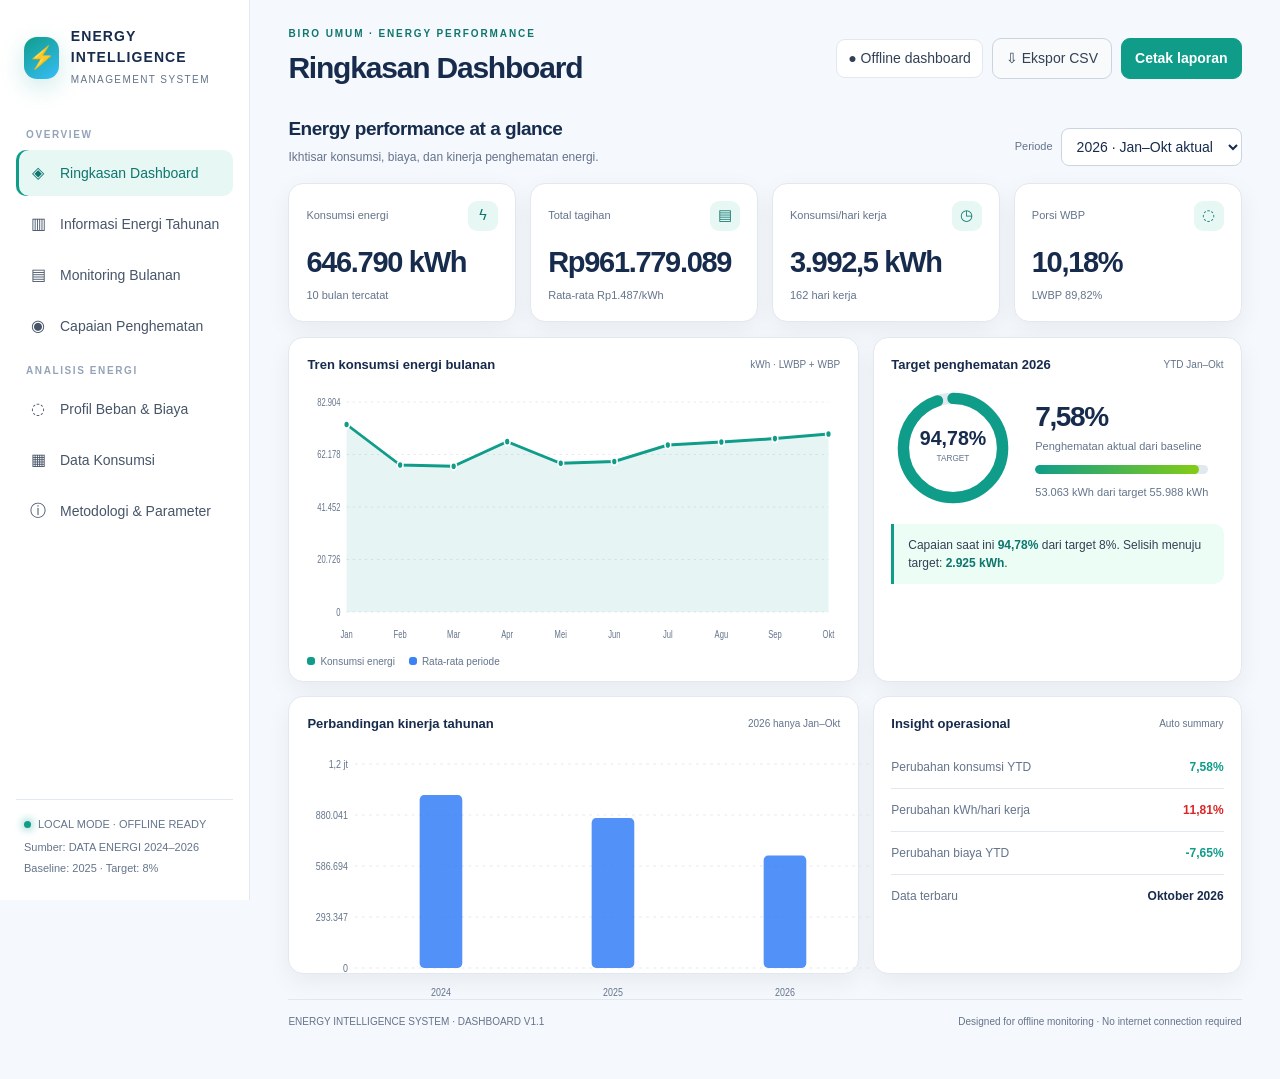
<file: dashboard/energi/executive-energy-performance.html>
<!DOCTYPE html>
<html lang="id">
<head>
<meta charset="utf-8">
<meta name="viewport" content="width=device-width, initial-scale=1">
<meta name="theme-color" content="#ffffff">
<title>Energy Intelligence Dashboard V1.1 | Biro Umum Setda Provinsi Kalimantan Timur</title>
<style>
:root{--bg:#f5f8fc;--panel:#ffffff;--panel2:#f8fafc;--line:#e2e8f0;--text:#172b4d;--muted:#64748b;--teal:#0f9d8a;--lime:#84cc16;--blue:#3b82f6;--amber:#d97706;--red:#dc2626;--shadow:0 8px 24px rgba(15,23,42,.06)}
*{box-sizing:border-box}html{scroll-behavior:smooth}body{margin:0;background:var(--bg);color:var(--text);font:14px/1.5 Inter,Segoe UI,Arial,sans-serif}
button,input,select{font:inherit}button{cursor:pointer}.app{display:grid;grid-template-columns:250px 1fr;min-height:100vh}
.sidebar{background:#ffffff;border-right:1px solid var(--line);padding:22px 16px;position:sticky;top:0;height:100vh;display:flex;flex-direction:column;z-index:5}
.brand{display:flex;gap:12px;align-items:center;padding:4px 8px 24px}.brand-mark{width:42px;height:42px;border-radius:13px;background:linear-gradient(145deg,#0f9d8a,#38bdf8);display:grid;place-items:center;color:#ffffff;font-size:22px;font-weight:900;box-shadow:0 8px 25px #0f9d8a33}.brand strong{display:block;font-size:14px;letter-spacing:.08em}.brand small{color:var(--muted);font-size:10px;letter-spacing:.14em}
.nav-label{color:#64748b;font-size:10px;letter-spacing:.16em;font-weight:800;padding:14px 10px 8px}.nav{display:grid;gap:5px}.nav button{border:0;background:transparent;color:#475569;text-align:left;padding:11px 12px;border-radius:10px;display:flex;gap:12px;align-items:center;transition:.2s}.nav button:hover{background:#f1f5f9;color:white}.nav button.active{background:#e6f7f4;color:#0f766e;box-shadow:inset 3px 0 var(--teal)}.nav .ico{width:20px;text-align:center;font-size:16px}.side-bottom{margin-top:auto;border-top:1px solid var(--line);padding:16px 8px 2px;color:var(--muted);font-size:11px}.live-dot{display:inline-block;width:7px;height:7px;border-radius:50%;background:var(--teal);margin-right:7px;box-shadow:0 0 10px var(--teal)}
main{min-width:0;padding:26px clamp(16px,3vw,42px) 50px;max-width:1700px;width:100%;margin:auto}.topbar{display:flex;justify-content:space-between;gap:16px;align-items:center;margin-bottom:25px}.eyebrow{font-size:10px;letter-spacing:.19em;color:var(--teal);font-weight:800;text-transform:uppercase}.page-title{font-size:clamp(22px,3vw,30px);margin:4px 0 0;letter-spacing:-.04em}.top-actions{display:flex;gap:9px;align-items:center;flex-wrap:wrap}.pill{border:1px solid var(--line);background:#ffffff;color:#d6e6ed;padding:8px 11px;border-radius:9px}.btn{border:1px solid #cbd5e1;background:#f1f5f9;color:#172b4d;padding:9px 13px;border-radius:9px}.btn:hover{border-color:var(--teal);background:#e0f2f1}.btn.primary{background:var(--teal);border-color:var(--teal);color:#06231f;font-weight:800}
.section{display:none;animation:fade .25s ease}.section.active{display:block}@keyframes fade{from{opacity:.4;transform:translateY(5px)}to{opacity:1;transform:none}}
.section-head{display:flex;justify-content:space-between;align-items:end;gap:12px;margin:10px 0 17px}.section-head h2{font-size:19px;margin:0;letter-spacing:-.025em}.section-head p{margin:4px 0 0;color:var(--muted);font-size:12px}
.grid{display:grid;gap:14px}.kpis{grid-template-columns:repeat(4,minmax(0,1fr));margin-bottom:15px}.card{background:#ffffff;border:1px solid var(--line);border-radius:15px;padding:17px;box-shadow:var(--shadow);min-width:0}.kpi-top{display:flex;justify-content:space-between;align-items:center;color:var(--muted);font-size:11px}.kpi-icon{width:30px;height:30px;border-radius:9px;background:#e6f7f4;color:var(--teal);display:grid;place-items:center;font-size:15px}.kpi-value{font-size:clamp(21px,2.4vw,29px);font-weight:800;letter-spacing:-.045em;margin:10px 0 3px;white-space:nowrap}.kpi-foot{font-size:11px;color:var(--muted)}.positive{color:var(--teal)!important}.negative{color:var(--red)!important}.warning{color:var(--amber)!important}
.two{grid-template-columns:1.55fr 1fr}.three{grid-template-columns:repeat(3,minmax(0,1fr))}.chart-card{padding:17px 18px 12px}.card-title{display:flex;justify-content:space-between;gap:12px;align-items:center;margin-bottom:12px}.card-title h3{font-size:13px;margin:0}.card-title span{font-size:10px;color:var(--muted)}.chart{width:100%;height:260px;display:block;overflow:visible}.chart.small{height:215px}.legend{display:flex;gap:14px;flex-wrap:wrap;color:var(--muted);font-size:10px;margin-top:8px}.legend i{display:inline-block;width:8px;height:8px;border-radius:3px;margin-right:5px}.insight{border-left:3px solid var(--teal);padding:12px 14px;background:#ecfdf5;border-radius:0 10px 10px 0;color:#334155;font-size:12px;margin-top:14px}.insight strong{color:white}.target-panel{display:flex;align-items:center;gap:20px}.ring{width:124px;height:124px;flex:none}.target-big{font-size:28px;font-weight:850;letter-spacing:-.05em}.muted{color:var(--muted)}.smalltext{font-size:11px;color:var(--muted)}.progress{height:9px;background:#e2e8f0;border-radius:99px;overflow:hidden;margin:10px 0}.progress>span{display:block;height:100%;background:linear-gradient(90deg,var(--teal),var(--lime));border-radius:99px}
.table-wrap{overflow:auto;border:1px solid var(--line);border-radius:12px}.data-table{border-collapse:collapse;width:100%;min-width:760px;font-size:12px}.data-table th{background:#f1f5f9;color:#475569;text-align:right;font-size:10px;letter-spacing:.04em;padding:12px 13px;position:sticky;top:0}.data-table th:first-child,.data-table td:first-child{text-align:left}.data-table td{padding:11px 13px;text-align:right;border-top:1px solid #e2e8f0;white-space:nowrap}.data-table tr:hover td{background:#f8fafc}.data-table td:first-child{color:#172b4d;font-weight:650}.tag{display:inline-block;border:1px solid #99f6e4;color:#0f766e;background:#f0fdfa;border-radius:6px;padding:3px 7px;font-size:10px}
.filters{display:flex;gap:8px;align-items:center;flex-wrap:wrap}.filters select,.filters input{background:#ffffff;color:var(--text);border:1px solid var(--line);border-radius:8px;padding:9px 11px;outline:none}.filters select:focus,.filters input:focus{border-color:var(--teal)}
.bar-row{display:grid;grid-template-columns:82px 1fr 88px;gap:12px;align-items:center;margin:13px 0;font-size:11px}.bar-track{height:12px;background:#e2e8f0;border-radius:99px;overflow:hidden}.bar-fill{height:100%;border-radius:99px;background:linear-gradient(90deg,#0f9d8a,var(--teal))}
.stat-list{display:grid;gap:0}.stat-row{display:flex;justify-content:space-between;gap:12px;padding:12px 0;border-bottom:1px solid #e2e8f0;font-size:12px}.stat-row:last-child{border:0}.stat-row span{color:var(--muted)}.stat-row strong{text-align:right}
.footer{margin-top:25px;padding-top:14px;border-top:1px solid var(--line);color:#64748b;font-size:10px;display:flex;justify-content:space-between;gap:10px;flex-wrap:wrap}
.note{background:#fffbeb;border:1px solid #fcd34d;color:#92400e;border-radius:10px;padding:11px 13px;font-size:11px;margin:12px 0}
.mobile-menu{display:none}.empty{padding:28px;text-align:center;color:var(--muted)}
@media(max-width:1050px){.app{grid-template-columns:215px 1fr}.kpis{grid-template-columns:repeat(2,minmax(0,1fr))}.two{grid-template-columns:1fr}.three{grid-template-columns:1fr 1fr}}
@media(max-width:700px){.app{display:block}.sidebar{position:fixed;left:-270px;width:250px;transition:.25s;box-shadow:var(--shadow)}.sidebar.open{left:0}.mobile-menu{display:inline-flex}.topbar{align-items:flex-start}.top-actions{justify-content:flex-end}.three{grid-template-columns:1fr}.kpis{gap:9px}.card{padding:13px}.kpi-value{font-size:21px}.section-head{align-items:flex-start;flex-direction:column}main{padding:17px 12px 35px}}

/* Light-theme refinements */
:root{--bg:#f5f8fc;--panel:#ffffff;--panel2:#f8fafc;--line:#e2e8f0;--text:#172b4d;--muted:#64748b;--teal:#0f9d8a;--lime:#84cc16;--blue:#3b82f6;--amber:#d97706;--red:#dc2626;--shadow:0 8px 24px rgba(15,23,42,.06)}
.eyebrow{color:#0f766e}
.pill{background:#fff;color:#334155;border-color:#e2e8f0}
.btn{background:#f8fafc;color:#334155;border-color:#cbd5e1}
.btn:hover{border-color:#0f9d8a;background:#ecfdf5;color:#0f766e}
.btn.primary{background:#0f9d8a;border-color:#0f9d8a;color:#fff}
.insight{background:#ecfdf5;color:#334155;border-left-color:#0f9d8a}
.insight strong{color:#0f766e}
.tag{border-color:#99f6e4;color:#0f766e;background:#f0fdfa}
.filters select,.filters input{background:#fff;color:#172b4d;border-color:#cbd5e1}
.data-table th{background:#f1f5f9;color:#475569}
.data-table td{border-top-color:#e2e8f0}
.data-table tr:hover td{background:#f8fafc}
.stat-row{border-bottom-color:#e2e8f0}
.side-bottom{border-top-color:#e2e8f0}
.nav-label{color:#94a3b8}
.nav button{color:#475569}
.nav button:hover{background:#f1f5f9;color:#0f172a}
.kpi-icon{background:#e6f7f4;color:#0f766e}
.note{background:#fffbeb;border-color:#fcd34d;color:#92400e}
.bar-track{background:#e2e8f0}
@media print{
  body{background:#fff!important;color:#111827!important}
  .sidebar,.top-actions,.mobile-menu{display:none!important}
  .app{display:block!important}
  main{max-width:none!important;padding:0!important}
  .section{display:block!important;page-break-inside:avoid}
  .card{box-shadow:none!important;break-inside:avoid}
  .footer{color:#64748b}
}

</style>
</head>
<body>
<div class="app">
<aside class="sidebar" id="sidebar">
  <div class="brand"><div class="brand-mark">⚡</div><div><strong>ENERGY INTELLIGENCE</strong><small>MANAGEMENT SYSTEM</small></div></div>
  <div class="nav-label">OVERVIEW</div>
  <nav class="nav">
    <button class="active" data-page="overview"><span class="ico">◈</span>Ringkasan Dashboard</button>
    <button data-page="annual"><span class="ico">▥</span>Informasi Energi Tahunan</button>
    <button data-page="monthly"><span class="ico">▤</span>Monitoring Bulanan</button>
    <button data-page="savings"><span class="ico">◉</span>Capaian Penghematan</button>
  </nav>
  <div class="nav-label">ANALISIS ENERGI</div>
  <nav class="nav">
    <button data-page="load"><span class="ico">◌</span>Profil Beban & Biaya</button>
    <button data-page="data"><span class="ico">▦</span>Data Konsumsi</button>
    <button data-page="method"><span class="ico">ⓘ</span>Metodologi & Parameter</button>
  </nav>
  <div class="side-bottom"><div><span class="live-dot"></span>LOCAL MODE · OFFLINE READY</div><div style="margin-top:7px">Sumber: DATA ENERGI 2024–2026</div><div style="margin-top:4px">Baseline: 2025 · Target: 8%</div></div>
</aside>
<main>
  <header class="topbar">
    <div style="display:flex;gap:10px;align-items:center"><button class="btn mobile-menu" id="menuBtn">☰</button><div><div class="eyebrow">BIRO UMUM · ENERGY PERFORMANCE</div><h1 class="page-title" id="pageTitle">Ringkasan Dashboard</h1></div></div>
    <div class="top-actions"><span class="pill">● Offline dashboard</span><button class="btn" id="exportBtn">⇩ Ekspor CSV</button><button class="btn primary" onclick="window.print()">Cetak laporan</button></div>
  </header>

  <section class="section active" id="page-overview">
    <div class="section-head"><div><h2>Energy performance at a glance</h2><p>Ikhtisar konsumsi, biaya, dan kinerja penghematan energi.</p></div><div class="filters"><label class="smalltext" for="overviewYear">Periode</label><select id="overviewYear"><option value="2026">2026 · Jan–Okt aktual</option><option value="2025">2025 · Jan–Des</option><option value="2024">2024 · Jan–Des</option></select></div></div>
    <div class="grid kpis" id="overviewKpis"></div>
    <div class="grid two">
      <div class="card chart-card"><div class="card-title"><h3>Tren konsumsi energi bulanan</h3><span>kWh · LWBP + WBP</span></div><svg id="overviewTrend" class="chart" viewBox="0 0 700 260" preserveAspectRatio="none"></svg><div class="legend"><span><i style="background:#0f9d8a"></i>Konsumsi energi</span><span><i style="background:#3b82f6"></i>Rata-rata periode</span></div></div>
      <div class="card"><div class="card-title"><h3>Target penghematan 2026</h3><span>YTD Jan–Okt</span></div><div id="targetWidget"></div><div class="insight" id="targetInsight"></div></div>
    </div>
    <div class="grid two" style="margin-top:14px">
      <div class="card chart-card"><div class="card-title"><h3>Perbandingan kinerja tahunan</h3><span>2026 hanya Jan–Okt</span></div><svg id="yearCompare" class="chart small" viewBox="0 0 600 215" preserveAspectRatio="none"></svg></div>
      <div class="card"><div class="card-title"><h3>Insight operasional</h3><span>Auto summary</span></div><div id="overviewInsights" class="stat-list"></div></div>
    </div>
  </section>

  <section class="section" id="page-annual">
    <div class="section-head"><div><h2>Informasi energi per tahun</h2><p>Perbandingan total konsumsi, biaya listrik, intensitas hari kerja, dan komposisi beban.</p></div><div class="filters"><select id="annualYear"><option value="all">Semua tahun</option><option>2024</option><option>2025</option><option>2026</option></select></div></div>
    <div class="grid kpis" id="annualKpis"></div>
    <div class="grid two">
      <div class="card chart-card"><div class="card-title"><h3>Konsumsi energi per tahun</h3><span>2026 hanya Jan–Okt</span></div><svg id="annualChart" class="chart" viewBox="0 0 650 260" preserveAspectRatio="none"></svg></div>
      <div class="card chart-card"><div class="card-title"><h3>Biaya listrik tahunan</h3><span>Rupiah</span></div><svg id="annualCost" class="chart" viewBox="0 0 550 260" preserveAspectRatio="none"></svg></div>
    </div>
    <div class="card" style="margin-top:14px"><div class="card-title"><h3>Rekapitulasi energi dan biaya</h3><span>Agregasi dari data bulanan tersedia</span></div><div class="table-wrap"><table class="data-table" id="annualTable"></table></div></div>
  </section>

  <section class="section" id="page-monthly">
    <div class="section-head"><div><h2>Monitoring konsumsi bulanan</h2><p>Telusuri pola penggunaan energi, hari kerja, dan biaya per bulan.</p></div><div class="filters"><select id="monthlyYear"><option>2026</option><option>2025</option><option>2024</option></select></div></div>
    <div class="grid kpis" id="monthlyKpis"></div>
    <div class="grid two">
      <div class="card chart-card"><div class="card-title"><h3>Konsumsi per bulan</h3><span>kWh</span></div><svg id="monthlyChart" class="chart" viewBox="0 0 700 260" preserveAspectRatio="none"></svg></div>
      <div class="card"><div class="card-title"><h3>Konsumsi per hari kerja</h3><span>kWh/hari kerja</span></div><svg id="dailyChart" class="chart" viewBox="0 0 560 260" preserveAspectRatio="none"></svg></div>
    </div>
    <div class="card" style="margin-top:14px"><div class="card-title"><h3>Detail data bulanan</h3><span>Nilai sumber</span></div><div class="table-wrap"><table class="data-table" id="monthlyTable"></table></div></div>
  </section>

  <section class="section" id="page-savings">
    <div class="section-head"><div><h2>Capaian penghematan energi</h2><p>Evaluasi terhadap baseline 2025 dengan target pengurangan konsumsi sebesar 8%.</p></div><span class="tag">BASELINE 2025</span></div>
    <div class="note">Perbandingan utama menggunakan periode yang sama: Januari–Oktober 2025 dibandingkan Januari–Oktober 2026. Pada file Excel terbaru, November dan Desember 2026 masih bernilai 0 sebagai placeholder sehingga ditampilkan sebagai belum tersedia dan tidak dihitung sebagai konsumsi aktual.</div>
    <div class="grid kpis" id="savingKpis"></div>
    <div class="grid two">
      <div class="card"><div class="card-title"><h3>Progres terhadap target penghematan</h3><span>YTD Jan–Okt</span></div><div id="savingProgress"></div></div>
      <div class="card"><div class="card-title"><h3>Baseline vs realisasi</h3><span>kWh · Jan–Okt</span></div><svg id="savingChart" class="chart small" viewBox="0 0 550 215" preserveAspectRatio="none"></svg></div>
    </div>
    <div class="card" style="margin-top:14px"><div class="card-title"><h3>Perbandingan bulanan terhadap periode baseline</h3><span>2026 vs 2025</span></div><div id="monthlySavingsBars"></div></div>
    <div class="insight" id="savingInsight"></div>
  </section>

  <section class="section" id="page-load">
    <div class="section-head"><div><h2>Profil beban & biaya listrik</h2><p>Analisis pembagian LWBP/WBP dan indikator biaya energi.</p></div><div class="filters"><select id="loadYear"><option>2026</option><option>2025</option><option>2024</option></select></div></div>
    <div class="grid kpis" id="loadKpis"></div>
    <div class="grid two">
      <div class="card chart-card"><div class="card-title"><h3>Komposisi konsumsi LWBP dan WBP</h3><span>kWh</span></div><svg id="loadDonut" class="chart small" viewBox="0 0 520 230"></svg><div class="legend"><span><i style="background:#0f9d8a"></i>LWBP</span><span><i style="background:#3b82f6"></i>WBP</span></div></div>
      <div class="card"><div class="card-title"><h3>Ringkasan biaya energi</h3><span>Rupiah</span></div><div id="costStats" class="stat-list"></div></div>
    </div>
    <div class="card" style="margin-top:14px"><div class="card-title"><h3>Tren komposisi WBP per bulan</h3><span>Persentase WBP</span></div><svg id="wbpTrend" class="chart small" viewBox="0 0 700 215" preserveAspectRatio="none"></svg></div>
  </section>

  <section class="section" id="page-data">
    <div class="section-head"><div><h2>Data konsumsi energi</h2><p>Data sumber yang tertanam di dashboard ini. Gunakan pencarian dan filter untuk menelusuri catatan.</p></div><div class="filters"><select id="dataYear"><option value="all">Semua tahun</option><option>2024</option><option>2025</option><option>2026</option></select><input id="dataSearch" placeholder="Cari bulan..." style="width:145px"></div></div>
    <div class="card"><div class="card-title"><h3>Dataset energi bulanan</h3><span id="dataCount"></span></div><div class="table-wrap"><table class="data-table" id="dataTable"></table></div></div>
    <div class="note">Catatan kualitas data: November dan Desember 2026 pada file Excel terbaru masih berupa placeholder bernilai 0. Keduanya ditampilkan sebagai “Belum tersedia”, bukan sebagai konsumsi aktual.</div>
  </section>

  <section class="section" id="page-method">
    <div class="section-head"><div><h2>Metodologi & parameter</h2><p>Definisi indikator yang digunakan dalam dashboard.</p></div></div>
    <div class="grid two">
      <div class="card"><div class="card-title"><h3>Parameter utama</h3><span>Konfigurasi awal</span></div><div class="stat-list">
        <div class="stat-row"><span>Tahun baseline</span><strong>2025</strong></div>
        <div class="stat-row"><span>Target penghematan</span><strong>8%</strong></div>
        <div class="stat-row"><span>Periode evaluasi 2026</span><strong>Januari–Oktober</strong></div>
        <div class="stat-row"><span>Sumber data</span><strong>File Excel values</strong></div>
        <div class="stat-row"><span>Mode aplikasi</span><strong>HTML mandiri · Offline</strong></div>
      </div></div>
      <div class="card"><div class="card-title"><h3>Rumus indikator</h3><span>Perhitungan aplikasi</span></div><div class="stat-list">
        <div class="stat-row"><span>Total konsumsi</span><strong>LWBP + WBP</strong></div>
        <div class="stat-row"><span>Penghematan energi</span><strong>Baseline − Aktual</strong></div>
        <div class="stat-row"><span>Persentase penghematan</span><strong>(Baseline − Aktual) ÷ Baseline</strong></div>
        <div class="stat-row"><span>Target kWh</span><strong>Baseline × 8%</strong></div>
        <div class="stat-row"><span>Capaian target</span><strong>Penghematan aktual ÷ Target kWh</strong></div>
        <div class="stat-row"><span>Konsumsi/hari kerja</span><strong>Total kWh ÷ Hari kerja</strong></div>
        <div class="stat-row"><span>Biaya rata-rata/kWh</span><strong>Total tagihan ÷ Total kWh</strong></div>
      </div></div>
    </div>
    <div class="card" style="margin-top:14px"><div class="card-title"><h3>Catatan kualitas dan batasan data</h3><span>Perlu diperhatikan</span></div><ul class="smalltext" style="line-height:2.1;padding-left:19px">
      <li>File sumber memiliki 36 baris data: 12 bulan untuk 2024, 12 bulan untuk 2025, dan 10 bulan aktual untuk 2026 serta 2 baris placeholder.</li>
      <li>Seluruh sel formula pada workbook yang diterima sudah menjadi nilai tetap (tidak ditemukan formula Excel).</li>
      <li>Beberapa angka kWh pada 2024 dan Januari 2025 masih memiliki pecahan desimal. Dashboard mempertahankan nilai sumber dan tidak membulatkan data mentah.</li>
      <li>Target 8% diperlakukan sebagai parameter aplikasi, bukan diambil dari formula workbook.</li>
      <li>Dashboard ini merupakan prototipe lokal. Data tertanam di dalam file HTML; pembaruan data memerlukan pembaruan dataset atau versi aplikasi.</li>
    </ul></div>
  </section>
  <div class="footer"><span>ENERGY INTELLIGENCE SYSTEM · DASHBOARD V1.1</span><span>Designed for offline monitoring · No internet connection required</span></div>
</main>
</div>
<script>
const DATA = [{"TAHUN":2024,"Nomor Bulan":1,"Bulan":"Januari","kWh LWBP":77790,"kWh WBP":8050,"Total KwH digunakan":85840,"Tagihan LWBP":110073627.9,"Tagihan WBP":17086286,"Total Tagihan":127159913.9,"Jumlah Hari kerja":22,"kwh/hari kerja":3901.818181818182,"Biaya/kwh":1481.3596679869524,"%Wbp":0.09377912395153774,"%lwbp":0.9062208760484622,"Perubahan Kwh %":0.29598763195400646,"Penghematan Kwh":-19604.800000000003,"Pencapaian target":-3.69984539942508},{"TAHUN":2024,"Nomor Bulan":2,"Bulan":"Februari","kWh LWBP":65930,"kWh WBP":7620,"Total KwH digunakan":73550,"Tagihan LWBP":93291609.3,"Tagihan WBP":16173602.4,"Total Tagihan":109465211.7,"Jumlah Hari kerja":19,"kwh/hari kerja":3871.0526315789475,"Biaya/kwh":1488.3101522773625,"%Wbp":0.10360299116247451,"%lwbp":0.8963970088375255,"Perubahan Kwh %":0.1528213166144201,"Penghematan Kwh":-9750,"Pencapaian target":-1.9102664576802508},{"TAHUN":2024,"Nomor Bulan":3,"Bulan":"Maret","kWh LWBP":64380,"kWh WBP":7770,"Total KwH digunakan":72150,"Tagihan LWBP":91098343.8,"Tagihan WBP":16491980.4,"Total Tagihan":107590324.2,"Jumlah Hari kerja":18,"kwh/hari kerja":4008.3333333333335,"Biaya/kwh":1491.2033846153847,"%Wbp":0.1076923076923077,"%lwbp":0.8923076923076924,"Perubahan Kwh %":0.12327188940092171,"Penghematan Kwh":-7918,"Pencapaian target":-1.5408986175115207},{"TAHUN":2024,"Nomor Bulan":4,"Bulan":"April","kWh LWBP":59630,"kWh WBP":5990,"Total KwH digunakan":65620,"Tagihan LWBP":84377046.3,"Tagihan WBP":12713894.8,"Total Tagihan":97090941.1,"Jumlah Hari kerja":16,"kwh/hari kerja":4101.25,"Biaya/kwh":1479.5937381895762,"%Wbp":0.09128314538250533,"%lwbp":0.9087168546174946,"Perubahan Kwh %":0.003563399452490623,"Penghematan Kwh":-233,"Pencapaian target":-0.04454249315613195},{"TAHUN":2024,"Nomor Bulan":5,"Bulan":"Mei","kWh LWBP":66056,"kWh WBP":8368,"Total KwH digunakan":74424,"Tagihan LWBP":93469900.56,"Tagihan WBP":17761247.36,"Total Tagihan":111231147.92,"Jumlah Hari kerja":18,"kwh/hari kerja":4134.666666666667,"Biaya/kwh":1494.5601945608944,"%Wbp":0.11243684832849618,"%lwbp":0.8875631516715038,"Perubahan Kwh %":-0.004840478164362283,"Penghematan Kwh":362,"Pencapaian target":0.06050597705452892},{"TAHUN":2024,"Nomor Bulan":6,"Bulan":"Juni","kWh LWBP":60896,"kWh WBP":7896,"Total KwH digunakan":68792,"Tagihan LWBP":86168448.96,"Tagihan WBP":16759417.92,"Total Tagihan":102927866.88,"Jumlah Hari kerja":18,"kwh/hari kerja":3821.777777777778,"Biaya/kwh":1496.2185556460054,"%Wbp":0.11478078846377486,"%lwbp":0.8852192115362252,"Perubahan Kwh %":-0.010471806674338335,"Penghematan Kwh":728,"Pencapaian target":0.130897583429229},{"TAHUN":2024,"Nomor Bulan":7,"Bulan":"Juli","kWh LWBP":65645,"kWh WBP":9396,"Total KwH digunakan":75041,"Tagihan LWBP":92888331.45,"Tagihan WBP":19943197.919999998,"Total Tagihan":112831529.37,"Jumlah Hari kerja":23,"kwh/hari kerja":3262.6521739130435,"Biaya/kwh":1503.5984244612946,"%Wbp":0.1252115510187764,"%lwbp":0.8747884489812235,"Perubahan Kwh %":-0.09054440566220667,"Penghematan Kwh":7471,"Pencapaian target":1.131805070777584},{"TAHUN":2024,"Nomor Bulan":8,"Bulan":"Agustus","kWh LWBP":94387.2,"kWh WBP":12534,"Total KwH digunakan":106921.2,"Tagihan LWBP":133558831.872,"Tagihan WBP":26603665.68,"Total Tagihan":160162497.552,"Jumlah Hari kerja":22,"kwh/hari kerja":4860.054545454545,"Biaya/kwh":1497.9489339064655,"%Wbp":0.11722651822089539,"%lwbp":0.8827734817791046,"Perubahan Kwh %":0.5619423262336751,"Penghematan Kwh":-38467.2,"Pencapaian target":-7.02427907792094},{"TAHUN":2024,"Nomor Bulan":9,"Bulan":"September","kWh LWBP":95099.2,"kWh WBP":13914,"Total KwH digunakan":109013.2,"Tagihan LWBP":134566318.99199998,"Tagihan WBP":29532743.28,"Total Tagihan":164099062.27199998,"Jumlah Hari kerja":20,"kwh/hari kerja":5450.66,"Biaya/kwh":1505.3136892779955,"%Wbp":0.12763591931986218,"%lwbp":0.8723640806801378,"Perubahan Kwh %":0.5561754125506766,"Penghematan Kwh":-38961.2,"Pencapaian target":-6.952192656883458},{"TAHUN":2024,"Nomor Bulan":10,"Bulan":"Oktober","kWh LWBP":88588.8,"kWh WBP":12674,"Total KwH digunakan":101262.8,"Tagihan LWBP":125354037.888,"Tagihan WBP":26900818.48,"Total Tagihan":152254856.368,"Jumlah Hari kerja":23,"kwh/hari kerja":4402.730434782608,"Biaya/kwh":1503.5615879474,"%Wbp":0.1251594860106574,"%lwbp":0.8748405139893426,"Perubahan Kwh %":0.35242470784641067,"Penghematan Kwh":-26387.800000000003,"Pencapaian target":-4.405308848080134},{"TAHUN":2024,"Nomor Bulan":11,"Bulan":"November","kWh LWBP":71771.2,"kWh WBP":9538,"Total KwH digunakan":81309.2,"Tagihan LWBP":101556965.712,"Tagihan WBP":20244595.76,"Total Tagihan":121801561.472,"Jumlah Hari kerja":21,"kwh/hari kerja":3871.8666666666663,"Biaya/kwh":1498.0046719436423,"%Wbp":0.11730529878537731,"%lwbp":0.8826947012146227,"Perubahan Kwh %":0.08047785470346702,"Penghematan Kwh":-6056.199999999997,"Pencapaian target":-1.0059731837933368},{"TAHUN":2024,"Nomor Bulan":12,"Bulan":"Desember","kWh LWBP":71049.6,"kWh WBP":9424,"Total KwH digunakan":80473.6,"Tagihan LWBP":100535894.496,"Tagihan WBP":20002628.48,"Total Tagihan":120538522.97600001,"Jumlah Hari kerja":20,"kwh/hari kerja":4023.6800000000003,"Biaya/kwh":1497.8641812470178,"%Wbp":0.1171067281692381,"%lwbp":0.8828932718307619,"Perubahan Kwh %":-0.0873215156567202,"Penghematan Kwh":7699.399999999994,"Pencapaian target":1.091518945709003},{"TAHUN":2025,"Nomor Bulan":1,"Bulan":"Januari","kWh LWBP":59139.2,"kWh WBP":7096,"Total KwH digunakan":66235.2,"Tagihan LWBP":83682559.39199999,"Tagihan WBP":15061401.92,"Total Tagihan":98743961.31199999,"Jumlah Hari kerja":19,"kwh/hari kerja":3486.063157894737,"Biaya/kwh":1490.8079285938593,"%Wbp":0.1071333671522091,"%lwbp":0.8928666328477909,"Perubahan Kwh %":0,"Penghematan Kwh":0,"Pencapaian target":0},{"TAHUN":2025,"Nomor Bulan":2,"Bulan":"Februari","kWh LWBP":57374,"kWh WBP":6426,"Total KwH digunakan":63800,"Tagihan LWBP":81184783.74,"Tagihan WBP":13639313.52,"Total Tagihan":94824097.25999999,"Jumlah Hari kerja":20,"kwh/hari kerja":3190,"Biaya/kwh":1486.2711169278996,"%Wbp":0.10072100313479623,"%lwbp":0.8992789968652037,"Perubahan Kwh %":0,"Penghematan Kwh":0,"Pencapaian target":0},{"TAHUN":2025,"Nomor Bulan":3,"Bulan":"Maret","kWh LWBP":57776,"kWh WBP":6456,"Total KwH digunakan":64232,"Tagihan LWBP":81753617.76,"Tagihan WBP":13702989.12,"Total Tagihan":95456606.88000001,"Jumlah Hari kerja":19,"kwh/hari kerja":3380.6315789473683,"Biaya/kwh":1486.1222892016442,"%Wbp":0.10051064889774568,"%lwbp":0.8994893511022544,"Perubahan Kwh %":0,"Penghematan Kwh":0,"Pencapaian target":0},{"TAHUN":2025,"Nomor Bulan":4,"Bulan":"April","kWh LWBP":58241,"kWh WBP":7146,"Total KwH digunakan":65387,"Tagihan LWBP":82411597.41,"Tagihan WBP":15167527.92,"Total Tagihan":97579125.33,"Jumlah Hari kerja":16,"kwh/hari kerja":4086.6875,"Biaya/kwh":1492.3321964610702,"%Wbp":0.10928777891629834,"%lwbp":0.8907122210837016,"Perubahan Kwh %":0,"Penghematan Kwh":0,"Pencapaian target":0},{"TAHUN":2025,"Nomor Bulan":5,"Bulan":"Mei","kWh LWBP":66837,"kWh WBP":7949,"Total KwH digunakan":74786,"Tagihan LWBP":94575023.37,"Tagihan WBP":16871911.48,"Total Tagihan":111446934.85000001,"Jumlah Hari kerja":17,"kwh/hari kerja":4399.176470588235,"Biaya/kwh":1490.2112006257858,"%Wbp":0.10628994731634263,"%lwbp":0.8937100526836573,"Perubahan Kwh %":0,"Penghematan Kwh":0,"Pencapaian target":0},{"TAHUN":2025,"Nomor Bulan":6,"Bulan":"Juni","kWh LWBP":62712,"kWh WBP":6808,"Total KwH digunakan":69520,"Tagihan LWBP":88738107.12,"Tagihan WBP":14450116.16,"Total Tagihan":103188223.28,"Jumlah Hari kerja":18,"kwh/hari kerja":3862.222222222222,"Biaya/kwh":1484.295501726122,"%Wbp":0.09792865362485616,"%lwbp":0.9020713463751439,"Perubahan Kwh %":0,"Penghematan Kwh":0,"Pencapaian target":0},{"TAHUN":2025,"Nomor Bulan":7,"Bulan":"Juli","kWh LWBP":74320,"kWh WBP":8192,"Total KwH digunakan":82512,"Tagihan LWBP":105163543.2,"Tagihan WBP":17387683.84,"Total Tagihan":122551227.04,"Jumlah Hari kerja":23,"kwh/hari kerja":3587.478260869565,"Biaya/kwh":1485.2533818111306,"%Wbp":0.09928252860190033,"%lwbp":0.9007174713980997,"Perubahan Kwh %":0,"Penghematan Kwh":0,"Pencapaian target":0},{"TAHUN":2025,"Nomor Bulan":8,"Bulan":"Agustus","kWh LWBP":60632,"kWh WBP":7822,"Total KwH digunakan":68454,"Tagihan LWBP":85794886.32,"Tagihan WBP":16602351.44,"Total Tagihan":102397237.75999999,"Jumlah Hari kerja":20,"kwh/hari kerja":3422.7,"Biaya/kwh":1495.8547018435736,"%Wbp":0.11426651473982528,"%lwbp":0.8857334852601747,"Perubahan Kwh %":0,"Penghematan Kwh":0,"Pencapaian target":0},{"TAHUN":2025,"Nomor Bulan":9,"Bulan":"September","kWh LWBP":62777,"kWh WBP":7275,"Total KwH digunakan":70052,"Tagihan LWBP":88830082.77,"Tagihan WBP":15441333,"Total Tagihan":104271415.77,"Jumlah Hari kerja":21,"kwh/hari kerja":3335.809523809524,"Biaya/kwh":1488.4859214583453,"%Wbp":0.10385142465596985,"%lwbp":0.8961485753440301,"Perubahan Kwh %":0,"Penghematan Kwh":0,"Pencapaian target":0},{"TAHUN":2025,"Nomor Bulan":10,"Bulan":"Oktober","kWh LWBP":67734,"kWh WBP":7141,"Total KwH digunakan":74875,"Tagihan LWBP":95844287.34,"Tagihan WBP":15156915.32,"Total Tagihan":111001202.66,"Jumlah Hari kerja":23,"kwh/hari kerja":3255.4347826086955,"Biaya/kwh":1482.48684687813,"%Wbp":0.09537228714524207,"%lwbp":0.904627712854758,"Perubahan Kwh %":0,"Penghematan Kwh":0,"Pencapaian target":0},{"TAHUN":2025,"Nomor Bulan":11,"Bulan":"November","kWh LWBP":67515,"kWh WBP":7738,"Total KwH digunakan":75253,"Tagihan LWBP":95534400.15,"Tagihan WBP":16424059.76,"Total Tagihan":111958459.91000001,"Jumlah Hari kerja":20,"kwh/hari kerja":3762.65,"Biaya/kwh":1487.7607525281385,"%Wbp":0.10282646539008411,"%lwbp":0.8971735346099159,"Perubahan Kwh %":0,"Penghematan Kwh":0,"Pencapaian target":0},{"TAHUN":2025,"Nomor Bulan":12,"Bulan":"Desember","kWh LWBP":77384,"kWh WBP":10789,"Total KwH digunakan":88173,"Tagihan LWBP":109499133.84,"Tagihan WBP":22899868.28,"Total Tagihan":132399002.12,"Jumlah Hari kerja":21,"kwh/hari kerja":4198.714285714285,"Biaya/kwh":1501.5821410182257,"%Wbp":0.1223617207081533,"%lwbp":0.8776382792918467,"Perubahan Kwh %":0,"Penghematan Kwh":0,"Pencapaian target":0},{"TAHUN":2026,"Nomor Bulan":1,"Bulan":"Januari","kWh LWBP":64819,"kWh WBP":9202,"Total KwH digunakan":74021,"Tagihan LWBP":91719533.19,"Tagihan WBP":19531429.04,"Total Tagihan":111250962.22999999,"Jumlah Hari kerja":20,"kwh/hari kerja":3701.05,"Biaya/kwh":1502.9648644303643,"%Wbp":0.12431607246592183,"%lwbp":0.8756839275340782,"Perubahan Kwh %":0.11754776916201659,"Penghematan Kwh":-7785.800000000003,"Pencapaian target":-1.4693471145252077},{"TAHUN":2026,"Nomor Bulan":2,"Bulan":"Februari","kWh LWBP":50612,"kWh WBP":7437,"Total KwH digunakan":58049,"Tagihan LWBP":71616486.12,"Tagihan WBP":15785181.24,"Total Tagihan":87401667.36,"Jumlah Hari kerja":15,"kwh/hari kerja":3869.9333333333334,"Biaya/kwh":1505.6532818825474,"%Wbp":0.12811590208272322,"%lwbp":0.8718840979172768,"Perubahan Kwh %":-0.09014106583072101,"Penghematan Kwh":5751,"Pencapaian target":1.1267633228840126},{"TAHUN":2026,"Nomor Bulan":3,"Bulan":"Maret","kWh LWBP":50551,"kWh WBP":7016,"Total KwH digunakan":57567,"Tagihan LWBP":71530170.51,"Tagihan WBP":14891600.32,"Total Tagihan":86421770.83000001,"Jumlah Hari kerja":12,"kwh/hari kerja":4797.25,"Biaya/kwh":1501.2380500981467,"%Wbp":0.12187537999200931,"%lwbp":0.8781246200079907,"Perubahan Kwh %":-0.1037644787644788,"Penghematan Kwh":6665,"Pencapaian target":1.2970559845559844},{"TAHUN":2026,"Nomor Bulan":4,"Bulan":"April","kWh LWBP":60524,"kWh WBP":6727,"Total KwH digunakan":67251,"Tagihan LWBP":85642065.24,"Tagihan WBP":14278192.04,"Total Tagihan":99920257.28,"Jumlah Hari kerja":18,"kwh/hari kerja":3736.1666666666665,"Biaya/kwh":1485.7809888328798,"%Wbp":0.10002825236799452,"%lwbp":0.8999717476320055,"Perubahan Kwh %":0.02850719561992454,"Penghematan Kwh":-1864,"Pencapaian target":-0.3563399452490556},{"TAHUN":2026,"Nomor Bulan":5,"Bulan":"Mei","kWh LWBP":52381,"kWh WBP":6314,"Total KwH digunakan":58695,"Tagihan LWBP":74119638.81,"Tagihan WBP":13401591.28,"Total Tagihan":87521230.09,"Jumlah Hari kerja":13,"kwh/hari kerja":4515,"Biaya/kwh":1491.119006559332,"%Wbp":0.10757304710793082,"%lwbp":0.8924269528920692,"Perubahan Kwh %":-0.21516059155456901,"Penghematan Kwh":16091,"Pencapaian target":2.689507394432113},{"TAHUN":2026,"Nomor Bulan":6,"Bulan":"Juni","kWh LWBP":54763,"kWh WBP":4676,"Total KwH digunakan":59439,"Tagihan LWBP":77490192.63,"Tagihan WBP":9924903.52,"Total Tagihan":87415096.14999999,"Jumlah Hari kerja":16,"kwh/hari kerja":3714.9375,"Biaya/kwh":1470.6690245461732,"%Wbp":0.07866888743081142,"%lwbp":0.9213311125691885,"Perubahan Kwh %":-0.14500863060989644,"Penghematan Kwh":10081,"Pencapaian target":1.8126078826237053},{"TAHUN":2026,"Nomor Bulan":7,"Bulan":"Juli","kWh LWBP":60269,"kWh WBP":5674,"Total KwH digunakan":65943,"Tagihan LWBP":85281237.69,"Tagihan WBP":12043178.48,"Total Tagihan":97324416.17,"Jumlah Hari kerja":18,"kwh/hari kerja":3663.5,"Biaya/kwh":1475.8869958903902,"%Wbp":0.08604400770362283,"%lwbp":0.9139559922963771,"Perubahan Kwh %":-0.20080715532286209,"Penghematan Kwh":16569,"Pencapaian target":2.5100894415357766},{"TAHUN":2026,"Nomor Bulan":8,"Bulan":"Agustus","kWh LWBP":60312,"kWh WBP":6781,"Total KwH digunakan":67093,"Tagihan LWBP":85342083.12,"Tagihan WBP":14392808.12,"Total Tagihan":99734891.24000001,"Jumlah Hari kerja":15,"kwh/hari kerja":4472.866666666667,"Biaya/kwh":1486.5170917979522,"%Wbp":0.10106866588168661,"%lwbp":0.8989313341183134,"Perubahan Kwh %":-0.019881964530925833,"Penghematan Kwh":1361,"Pencapaian target":0.24852455663657347},{"TAHUN":2026,"Nomor Bulan":9,"Bulan":"September","kWh LWBP":63017,"kWh WBP":5435,"Total KwH digunakan":68452,"Tagihan LWBP":89169685.17,"Tagihan WBP":11535896.2,"Total Tagihan":100705581.37,"Jumlah Hari kerja":18,"kwh/hari kerja":3802.8888888888887,"Biaya/kwh":1471.1853761760067,"%Wbp":0.07939870274060655,"%lwbp":0.9206012972593934,"Perubahan Kwh %":-0.022840175869354162,"Penghematan Kwh":1600,"Pencapaian target":0.2855021983669274},{"TAHUN":2026,"Nomor Bulan":10,"Bulan":"Oktober","kWh LWBP":63727,"kWh WBP":6553,"Total KwH digunakan":70280,"Tagihan LWBP":90174342.27,"Tagihan WBP":13908873.56,"Total Tagihan":104083215.83,"Jumlah Hari kerja":17,"kwh/hari kerja":4134.117647058823,"Biaya/kwh":1480.9791666192373,"%Wbp":0.0932413204325555,"%lwbp":0.9067586795674445,"Perubahan Kwh %":-0.0613689482470785,"Penghematan Kwh":4595,"Pencapaian target":0.7671118530884808},{"TAHUN":2026,"Nomor Bulan":11,"Bulan":"November","kWh LWBP":0,"kWh WBP":0,"Total KwH digunakan":0,"Tagihan LWBP":0,"Tagihan WBP":0,"Total Tagihan":0,"Jumlah Hari kerja":0,"kwh/hari kerja":0,"Biaya/kwh":0,"%Wbp":0,"%lwbp":0,"Perubahan Kwh %":"","Penghematan Kwh":"","Pencapaian target":""},{"TAHUN":2026,"Nomor Bulan":12,"Bulan":"Desember","kWh LWBP":0,"kWh WBP":0,"Total KwH digunakan":0,"Tagihan LWBP":0,"Tagihan WBP":0,"Total Tagihan":0,"Jumlah Hari kerja":0,"kwh/hari kerja":0,"Biaya/kwh":0,"%Wbp":0,"%lwbp":0,"Perubahan Kwh %":"","Penghematan Kwh":"","Pencapaian target":""}];
const MONTHS = ["Januari","Februari","Maret","April","Mei","Juni","Juli","Agustus","September","Oktober","November","Desember"];
const TARGET = 0.08, BASELINE = 2025;
const $ = id => document.getElementById(id);
const fmt = (n,d=0) => Number(n||0).toLocaleString("id-ID",{maximumFractionDigits:d,minimumFractionDigits:d});
const rupiah = n => "Rp"+Number(n||0).toLocaleString("id-ID",{maximumFractionDigits:0});
const pct = n => (n*100).toLocaleString("id-ID",{minimumFractionDigits:2,maximumFractionDigits:2})+"%";
const compact = n => n>=1e9?(n/1e9).toLocaleString("id-ID",{maximumFractionDigits:2})+" M":n>=1e6?(n/1e6).toLocaleString("id-ID",{maximumFractionDigits:1})+" jt":fmt(n);
const valid = DATA.filter(d=>Number(d["Total KwH digunakan"]||0)>0);
const years = [2024,2025,2026];
function rows(y){return valid.filter(d=>+d.TAHUN===+y).sort((a,b)=>a["Nomor Bulan"]-b["Nomor Bulan"])}
function sum(arr,key){return arr.reduce((s,d)=>s+(Number(d[key])||0),0)}
function agg(arr){let k=sum(arr,"Total KwH digunakan"), cost=sum(arr,"Total Tagihan"), l=sum(arr,"kWh LWBP"), w=sum(arr,"kWh WBP"), days=sum(arr,"Jumlah Hari kerja");return {k,cost,l,w,days,daily:days?k/days:0,rate:k?cost/k:0,wbp:k?w/k:0,lwbp:k?l/k:0,months:arr.length}}
function kpi(label,value,foot,icon,cls=""){return `<div class="card"><div class="kpi-top"><span>${label}</span><span class="kpi-icon">${icon}</span></div><div class="kpi-value ${cls}">${value}</div><div class="kpi-foot">${foot}</div></div>`}
function svgLine(id,vals,labels,color="#0f9d8a",suffix="",opts={}){let el=$(id);if(!el)return;let w=700,h=260,p={l:52,r:15,t:16,b:34},max=Math.max(...vals,1)*1.12,min=0,iw=w-p.l-p.r,ih=h-p.t-p.b;let points=vals.map((v,i)=>[p.l+(vals.length===1?iw/2:i*iw/(vals.length-1)),p.t+ih-(v-min)/(max-min)*ih]);let grid="";for(let j=0;j<=4;j++){let y=p.t+j*ih/4, v=max*(1-j/4);grid+=`<line x1="${p.l}" y1="${y}" x2="${w-p.r}" y2="${y}" stroke="#e2e8f0" stroke-dasharray="3 5"/><text x="${p.l-8}" y="${y+4}" fill="#64748b" font-size="10" text-anchor="end">${compact(v)}</text>`}let path=points.map((pt,i)=>(i?"L":"M")+pt[0]+","+pt[1]).join(" ");let area=path+` L ${points[points.length-1][0]},${p.t+ih} L ${points[0][0]},${p.t+ih} Z`;let xlabels=labels.map((l,i)=>`<text x="${points[i][0]}" y="${h-8}" fill="#64748b" font-size="10" text-anchor="middle">${l}</text>`).join("");let circles=points.map((pt,i)=>`<circle cx="${pt[0]}" cy="${pt[1]}" r="3.8" fill="${color}" stroke="#ffffff" stroke-width="2"><title>${labels[i]}: ${fmt(vals[i],1)} ${suffix}</title></circle>`).join("");el.innerHTML=`${grid}<path d="${area}" fill="${color}" opacity=".10"/><path d="${path}" fill="none" stroke="${color}" stroke-width="3" stroke-linecap="round" stroke-linejoin="round"/>${circles}${xlabels}`;}
function svgBars(id,labels,vals,color="#0f9d8a",suffix=""){let el=$(id);if(!el)return;let w=650,h=260,p={l:54,r:15,t:18,b:38},max=Math.max(...vals,1)*1.18,iw=w-p.l-p.r,ih=h-p.t-p.b,step=iw/vals.length,bw=Math.min(48,step*.58);let grid="";for(let j=0;j<=4;j++){let y=p.t+j*ih/4,v=max*(1-j/4);grid+=`<line x1="${p.l}" y1="${y}" x2="${w-p.r}" y2="${y}" stroke="#e2e8f0" stroke-dasharray="3 5"/><text x="${p.l-8}" y="${y+4}" fill="#64748b" font-size="10" text-anchor="end">${compact(v)}</text>`}let bars=vals.map((v,i)=>{let bh=v/max*ih,x=p.l+i*step+(step-bw)/2,y=p.t+ih-bh;return `<rect x="${x}" y="${y}" width="${bw}" height="${bh}" rx="5" fill="${color}" opacity=".88"><title>${labels[i]}: ${fmt(v,1)} ${suffix}</title></rect><text x="${x+bw/2}" y="${h-10}" fill="#64748b" font-size="10" text-anchor="middle">${labels[i]}</text>`}).join("");el.innerHTML=grid+bars}
function annualAgg(y){let r=rows(y);return {...agg(r),year:y}}
function renderOverview(){let y=+$("overviewYear").value, r=rows(y), a=agg(r), last= r[r.length-1];$("overviewKpis").innerHTML=[
kpi("Konsumsi energi",fmt(a.k)+" kWh",`${r.length} bulan tercatat`,"ϟ"),
kpi("Total tagihan",rupiah(a.cost),`Rata-rata ${rupiah(a.rate)}/kWh`,"▤"),
kpi("Konsumsi/hari kerja",fmt(a.daily,1)+" kWh",`${fmt(a.days)} hari kerja`,"◷"),
kpi("Porsi WBP",pct(a.wbp),`LWBP ${pct(a.lwbp)}`,"◌")
].join("");
svgLine("overviewTrend",r.map(d=>+d["Total KwH digunakan"]),r.map(d=>d.Bulan.slice(0,3)),"#0f9d8a","kWh");
let base=agg(rows(2025).filter(d=>d["Nomor Bulan"]<=10)), act=agg(rows(2026).filter(d=>d["Nomor Bulan"]<=10)), save=base.k-act.k, achieved=save/(base.k*TARGET), actualPct=save/base.k, targetK=base.k*TARGET;
$("targetWidget").innerHTML=`<div class="target-panel"><svg class="ring" viewBox="0 0 120 120"><circle cx="60" cy="60" r="48" fill="none" stroke="#e2e8f0" stroke-width="11"/><circle cx="60" cy="60" r="48" fill="none" stroke="#0f9d8a" stroke-width="11" stroke-linecap="round" stroke-dasharray="${Math.max(0,Math.min(100,achieved*100))*3.016} 302" transform="rotate(-90 60 60)"/><text x="60" y="57" fill="#172b4d" font-size="19" text-anchor="middle" font-weight="800">${pct(achieved)}</text><text x="60" y="73" fill="#64748b" font-size="8" text-anchor="middle">TARGET</text></svg><div><div class="target-big">${pct(actualPct)}</div><div class="smalltext">Penghematan aktual dari baseline</div><div class="progress"><span style="width:${Math.max(0,Math.min(100,achieved*100))}%"></span></div><div class="smalltext">${fmt(save)} kWh dari target ${fmt(targetK)} kWh</div></div></div>`;
$("targetInsight").innerHTML=`Capaian saat ini <strong>${pct(achieved)}</strong> dari target 8%. Selisih menuju target: <strong>${fmt(Math.max(0,targetK-save))} kWh</strong>.`;
let yearsData=years.map(annualAgg);svgBars("yearCompare",yearsData.map(x=>String(x.year)),yearsData.map(x=>x.k),"#3b82f6","kWh");
let changeDaily=(act.daily/base.daily)-1, costDelta=(act.cost/base.cost)-1;
$("overviewInsights").innerHTML=`<div class="stat-row"><span>Perubahan konsumsi YTD</span><strong class="${actualPct>=0?'positive':'negative'}">${pct(actualPct)}</strong></div><div class="stat-row"><span>Perubahan kWh/hari kerja</span><strong class="${changeDaily<=0?'positive':'negative'}">${pct(changeDaily)}</strong></div><div class="stat-row"><span>Perubahan biaya YTD</span><strong class="${costDelta<=0?'positive':'negative'}">${pct(costDelta)}</strong></div><div class="stat-row"><span>Data terbaru</span><strong>${last?last.Bulan+" "+y:"—"}</strong></div>`;
}
function renderAnnual(){let y=$("annualYear").value, ys=y==="all"?years:[+y], sums=ys.map(annualAgg);let all=agg(valid.filter(d=>y==="all"||+d.TAHUN===+y));$("annualKpis").innerHTML=[kpi("Total konsumsi",fmt(all.k)+" kWh",`${all.months} bulan tersedia`,"ϟ"),kpi("Total tagihan",rupiah(all.cost),"Akumulasi periode terpilih","▤"),kpi("Rata-rata kWh/hari",fmt(all.daily,1)+" kWh",`${fmt(all.days)} hari kerja`,"◷"),kpi("Biaya rata-rata",rupiah(all.rate)+"/kWh","Total biaya ÷ total kWh","Rp")].join("");
svgBars("annualChart",sums.map(x=>String(x.year)),sums.map(x=>x.k),"#0f9d8a","kWh");svgBars("annualCost",sums.map(x=>String(x.year)),sums.map(x=>x.cost),"#3b82f6","Rp");
$("annualTable").innerHTML=table(["Tahun","Bulan tersedia","Konsumsi (kWh)","Biaya listrik","Hari kerja","kWh/hari kerja","Biaya/kWh","Porsi WBP"],sums.map(x=>[x.year,x.months,fmt(x.k,1),rupiah(x.cost),fmt(x.days),fmt(x.daily,1),rupiah(x.rate),pct(x.wbp)]));
}
function renderMonthly(){let y=+$("monthlyYear").value,r=rows(y),a=agg(r);$("monthlyKpis").innerHTML=[kpi("Total konsumsi",fmt(a.k)+" kWh",`${r.length} bulan tersedia`,"ϟ"),kpi("Tagihan listrik",rupiah(a.cost),"Akumulasi periode","▤"),kpi("Rata-rata/hari kerja",fmt(a.daily,1)+" kWh",`${fmt(a.days)} hari kerja`,"◷"),kpi("Puncak konsumsi",fmt(Math.max(...r.map(d=>+d["Total KwH digunakan"])))+" kWh","Bulan dengan konsumsi tertinggi","⌃")].join("");
svgBars("monthlyChart",r.map(d=>d.Bulan.slice(0,3)),r.map(d=>+d["Total KwH digunakan"]),"#0f9d8a","kWh");svgLine("dailyChart",r.map(d=>+d["kwh/hari kerja"]),r.map(d=>d.Bulan.slice(0,3)),"#3b82f6","kWh/hari");
$("monthlyTable").innerHTML=table(["Bulan","LWBP (kWh)","WBP (kWh)","Total (kWh)","Tagihan","Hari kerja","kWh/hari kerja"],r.map(d=>[d.Bulan,fmt(d["kWh LWBP"],1),fmt(d["kWh WBP"],1),fmt(d["Total KwH digunakan"],1),rupiah(d["Total Tagihan"]),fmt(d["Jumlah Hari kerja"]),fmt(d["kwh/hari kerja"],1)]));
}
function renderSavings(){let b=agg(rows(2025).filter(d=>d["Nomor Bulan"]<=10)),a=agg(rows(2026).filter(d=>d["Nomor Bulan"]<=10)),save=b.k-a.k,savePct=save/b.k,target=b.k*TARGET,ach=save/target,short=target-save,costDiff=b.cost-a.cost;
$("savingKpis").innerHTML=[kpi("Penghematan energi",fmt(save)+" kWh",`${pct(savePct)} dibanding baseline`,"ϟ",save>=0?"positive":"negative"),kpi("Target penghematan",fmt(target)+" kWh","8% dari baseline Jan–Okt 2025","◎"),kpi("Capaian target",pct(ach),ach>=1?"Target tercapai":"Belum mencapai target", "◉",ach>=1?"positive":"warning"),kpi("Pengurangan biaya",rupiah(costDiff),"2026 dibanding 2025 · Jan–Okt","Rp",costDiff>=0?"positive":"negative")].join("");
$("savingProgress").innerHTML=`<div style="display:flex;justify-content:space-between;align-items:end"><div><div class="target-big">${pct(ach)}</div><div class="smalltext">Realisasi capaian terhadap target</div></div><div style="text-align:right"><div style="font-size:20px;font-weight:800">${fmt(save)} kWh</div><div class="smalltext">Penghematan aktual</div></div></div><div class="progress" style="height:14px"><span style="width:${Math.max(0,Math.min(100,ach*100))}%"></span></div><div class="stat-list"><div class="stat-row"><span>Baseline Jan–Okt 2025</span><strong>${fmt(b.k)} kWh</strong></div><div class="stat-row"><span>Batas konsumsi target (−8%)</span><strong>${fmt(b.k-target)} kWh</strong></div><div class="stat-row"><span>Realisasi Jan–Okt 2026</span><strong>${fmt(a.k)} kWh</strong></div><div class="stat-row"><span>${short>0?"Kekurangan menuju target":"Kelebihan dari target"}</span><strong class="${short>0?"warning":"positive"}">${fmt(Math.abs(short))} kWh</strong></div></div>`;
svgBars("savingChart",["Baseline 2025","Target 2026","Aktual 2026"],[b.k,b.k-target,a.k],"#0f9d8a","kWh");
let bars=rows(2025).filter(d=>d["Nomor Bulan"]<=10).map((d,i)=>{let cur=rows(2026).find(x=>+x["Nomor Bulan"]===+d["Nomor Bulan"]);let diff=cur?+d["Total KwH digunakan"]-(+cur["Total KwH digunakan"]):0;let p=diff/(+d["Total KwH digunakan"]||1);return {m:d.Bulan,diff,p}});let max=Math.max(...bars.map(x=>Math.abs(x.diff)),1);
$("monthlySavingsBars").innerHTML=bars.map(x=>`<div class="bar-row"><span>${x.m}</span><div class="bar-track"><div class="bar-fill" style="width:${Math.abs(x.diff)/max*100}%;background:${x.diff>=0?"linear-gradient(90deg,#168f83,#0f9d8a)":"linear-gradient(90deg,#9a4e4e,#dc2626)"}"></div></div><strong class="${x.diff>=0?"positive":"negative"}" style="text-align:right">${x.diff>=0?"+":"−"}${fmt(Math.abs(x.diff))} kWh</strong></div>`).join("");
$("savingInsight").innerHTML=`<strong>Interpretasi:</strong> konsumsi listrik Januari–Oktober 2026 lebih rendah ${fmt(save)} kWh (${pct(savePct)}) dibanding periode yang sama pada 2025. Namun, capaian baru ${pct(ach)} dari target penghematan 8%, sehingga masih diperlukan pengurangan tambahan sekitar <strong>${fmt(Math.max(0,short))} kWh</strong> untuk mencapai target.`;
}
function renderLoad(){let y=+$("loadYear").value,r=rows(y),a=agg(r);$("loadKpis").innerHTML=[kpi("Konsumsi LWBP",fmt(a.l)+" kWh",pct(a.lwbp)+" dari total","◌"),kpi("Konsumsi WBP",fmt(a.w)+" kWh",pct(a.wbp)+" dari total","◷"),kpi("Total biaya",rupiah(a.cost),`${r.length} bulan tersedia`,"▤"),kpi("Biaya rata-rata",rupiah(a.rate)+"/kWh","Weighted average","Rp")].join("");
let circ=2*Math.PI*70, lw=a.lwbp*circ,wb=a.wbp*circ;$("loadDonut").innerHTML=`<circle cx="260" cy="112" r="70" fill="none" stroke="#223c4d" stroke-width="24"/><circle cx="260" cy="112" r="70" fill="none" stroke="#0f9d8a" stroke-width="24" stroke-dasharray="${lw} ${circ-lw}" transform="rotate(-90 260 112)"/><circle cx="260" cy="112" r="70" fill="none" stroke="#3b82f6" stroke-width="24" stroke-dasharray="${wb} ${circ-wb}" stroke-dashoffset="${-lw}" transform="rotate(-90 260 112)"/><text x="260" y="106" fill="#172b4d" font-size="22" text-anchor="middle" font-weight="800">${fmt(a.k/1000,1)}k</text><text x="260" y="124" fill="#64748b" font-size="10" text-anchor="middle">TOTAL kWh</text>`;
$("costStats").innerHTML=`<div class="stat-row"><span>Biaya LWBP</span><strong>${rupiah(sum(r,"Tagihan LWBP"))}</strong></div><div class="stat-row"><span>Biaya WBP</span><strong>${rupiah(sum(r,"Tagihan WBP"))}</strong></div><div class="stat-row"><span>Total tagihan</span><strong>${rupiah(a.cost)}</strong></div><div class="stat-row"><span>Rata-rata tagihan/bulan</span><strong>${rupiah(a.cost/(r.length||1))}</strong></div><div class="stat-row"><span>Biaya rata-rata/kWh</span><strong>${rupiah(a.rate)}</strong></div>`;
svgLine("wbpTrend",r.map(d=>+d["%Wbp"]*100),r.map(d=>d.Bulan.slice(0,3)),"#3b82f6","%");
}
function table(headers,rows){return `<thead><tr>${headers.map(h=>`<th>${h}</th>`).join("")}</tr></thead><tbody>${rows.map(r=>`<tr>${r.map(x=>`<td>${x}</td>`).join("")}</tr>`).join("")}</tbody>`}
function renderData(){let y=$("dataYear").value,q=$("dataSearch").value.toLowerCase();let list=DATA.filter(d=>(y==="all"||+d.TAHUN===+y)&&String(d.Bulan).toLowerCase().includes(q));$("dataCount").textContent=list.length+" baris";$("dataTable").innerHTML=table(["Tahun","Bulan","LWBP kWh","WBP kWh","Total kWh","Tagihan","Hari kerja","Status"],list.map(d=>{let available=+d["Total KwH digunakan"]>0;return [d.TAHUN,d.Bulan,available?fmt(d["kWh LWBP"],1):"—",available?fmt(d["kWh WBP"],1):"—",available?fmt(d["Total KwH digunakan"],1):"—",available?rupiah(d["Total Tagihan"]):"—",available?fmt(d["Jumlah Hari kerja"]):"—",available?'<span class="tag">Tersedia</span>':'<span class="tag" style="color:#d97706">Belum tersedia</span>']}));}
function navigate(page){document.querySelectorAll(".section").forEach(s=>s.classList.toggle("active",s.id==="page-"+page));document.querySelectorAll(".nav button").forEach(b=>b.classList.toggle("active",b.dataset.page===page));let names={overview:"Ringkasan Dashboard",annual:"Informasi Energi Tahunan",monthly:"Monitoring Bulanan",savings:"Capaian Penghematan",load:"Profil Beban & Biaya",data:"Data Konsumsi",method:"Metodologi & Parameter"};$("pageTitle").textContent=names[page];$("sidebar").classList.remove("open");if(page==="annual")renderAnnual();if(page==="monthly")renderMonthly();if(page==="savings")renderSavings();if(page==="load")renderLoad();if(page==="data")renderData();}
document.querySelectorAll(".nav button").forEach(b=>b.addEventListener("click",()=>navigate(b.dataset.page)));
["overviewYear"].forEach(id=>$(id).addEventListener("change",renderOverview));["annualYear"].forEach(id=>$(id).addEventListener("change",renderAnnual));["monthlyYear"].forEach(id=>$(id).addEventListener("change",renderMonthly));["loadYear"].forEach(id=>$(id).addEventListener("change",renderLoad));["dataYear","dataSearch"].forEach(id=>$(id).addEventListener(id==="dataYear"?"change":"input",renderData));
$("menuBtn").addEventListener("click",()=>$("sidebar").classList.toggle("open"));
$("exportBtn").addEventListener("click",()=>{let csv=["Tahun,Bulan,kWh LWBP,kWh WBP,Total kWh,Tagihan LWBP,Tagihan WBP,Total Tagihan,Hari Kerja",...valid.map(d=>[d.TAHUN,d.Bulan,d["kWh LWBP"],d["kWh WBP"],d["Total KwH digunakan"],d["Tagihan LWBP"],d["Tagihan WBP"],d["Total Tagihan"],d["Jumlah Hari kerja"]].join(","))].join("\n");let blob=new Blob(["\ufeff"+csv],{type:"text/csv;charset=utf-8"}),a=document.createElement("a");a.href=URL.createObjectURL(blob);a.download="data_energi_dashboard.csv";a.click();URL.revokeObjectURL(a.href);});
renderOverview();renderAnnual();renderMonthly();renderSavings();renderLoad();renderData();
</script>
</body>
</html>
</file>
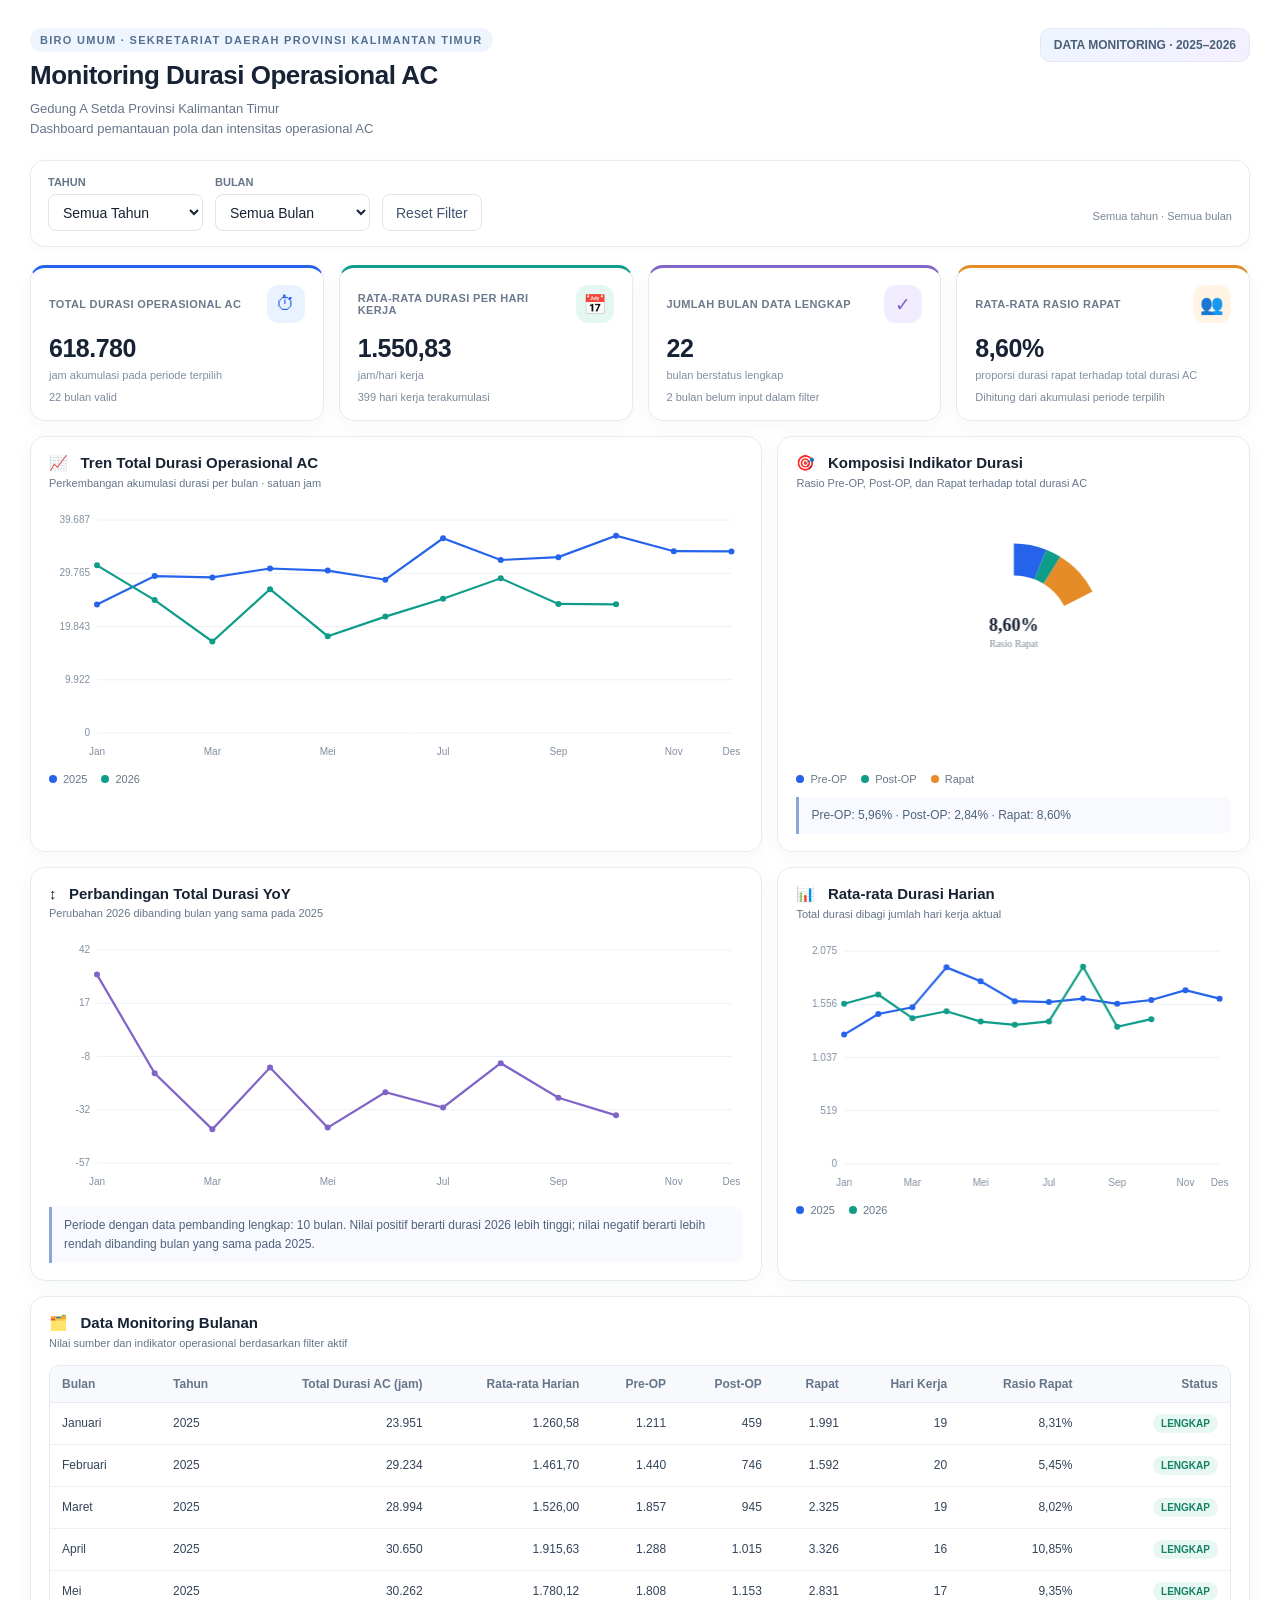
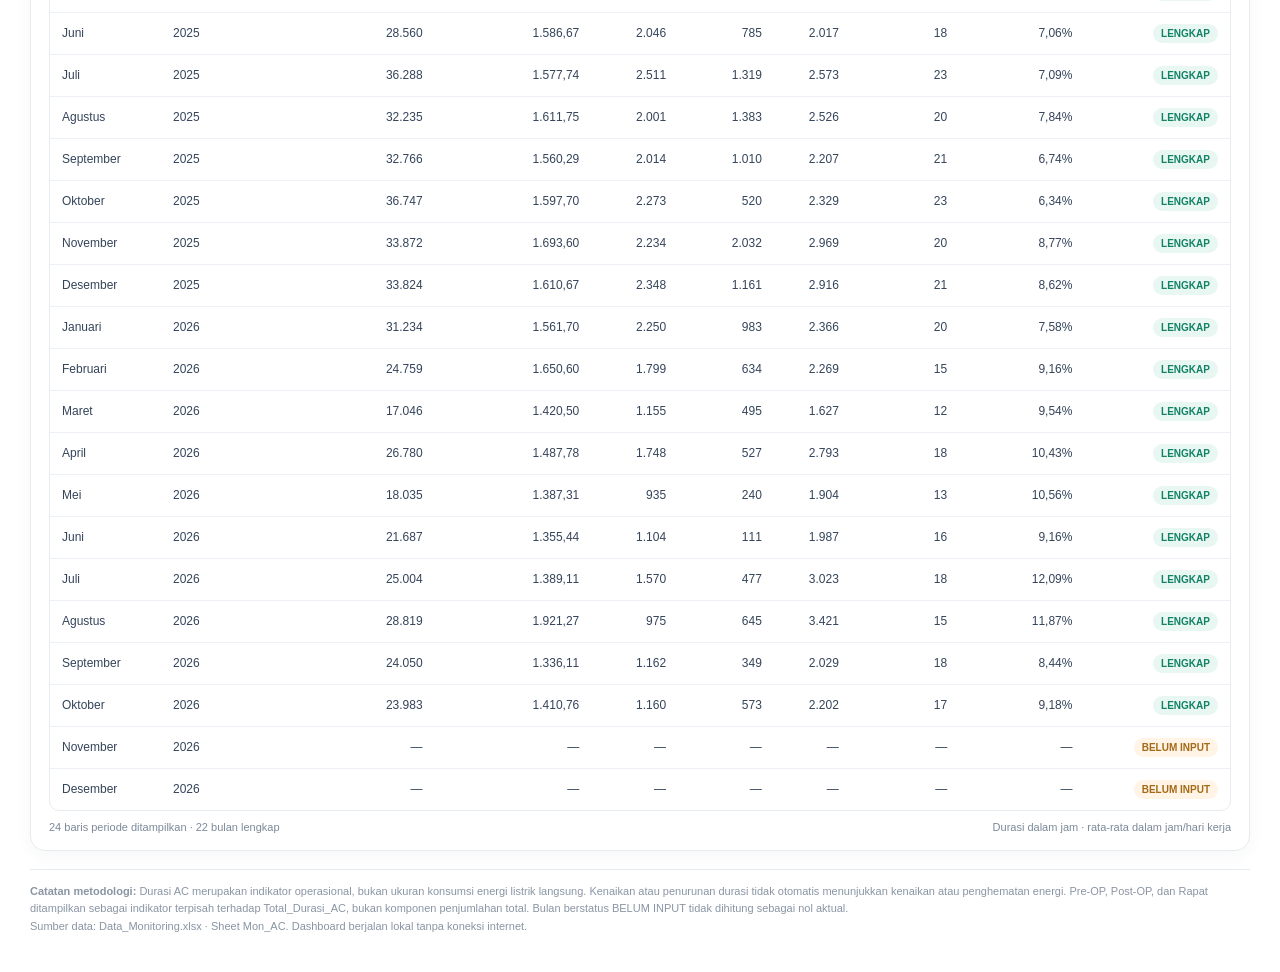
<file: dashboard/monitoring/operasional-ac-gedung-a.html>
<!DOCTYPE html>
<html lang="id">
<head>
<meta charset="UTF-8">
<meta name="viewport" content="width=device-width, initial-scale=1.0">
<title>Dashboard Monitoring Durasi Operasional AC | Gedung A - Fresh</title>
<style>
:root{--ink:#172334;--muted:#66758a;--line:#e6ebf1;--soft:#f6f8fb;--blue:#2563eb;--teal:#0f9d8a;--orange:#e58b27;--purple:#8064c8;--red:#d65b5b;--white:#fff}
*{box-sizing:border-box}body{margin:0;background:#ffffff;color:var(--ink);font-family:Inter,Segoe UI,Arial,sans-serif;font-size:14px}
.wrap{max-width:1440px;margin:auto;padding:28px 30px 36px}
header{display:flex;justify-content:space-between;align-items:flex-start;gap:18px;margin-bottom:22px}
.eyebrow{display:inline-flex;align-items:center;gap:7px;background:#eef5ff;color:#315f9d;padding:6px 10px;border-radius:20px;margin-bottom:10px;font-size:11px;font-weight:750;letter-spacing:1.3px;color:#54708f;text-transform:uppercase;margin-bottom:8px}
h1{font-size:26px;line-height:1.2;margin:0 0 8px;font-weight:750;letter-spacing:-.5px}
.sub{color:var(--muted);font-size:13px;line-height:1.5}
.header-tag{background:linear-gradient(135deg,#eef5ff,#f4efff);border:1px solid #e3e9f5;padding:9px 13px;border-radius:10px;color:#486078;font-size:12px;font-weight:700;white-space:nowrap}
.filters{display:flex;flex-wrap:wrap;gap:12px;align-items:end;background:#fff;border:1px solid var(--line);border-radius:14px;padding:15px 17px;margin-bottom:18px;box-shadow:0 2px 8px #24344b08}
.filter{display:flex;flex-direction:column;gap:6px;min-width:155px}.filter label{font-size:11px;color:var(--muted);font-weight:700}
select,button{font:inherit}select{height:37px;border:1px solid #dce3ec;border-radius:8px;background:#fff;padding:0 30px 0 10px;color:var(--ink);outline:none}
button{height:37px;border:1px solid #dce3ec;border-radius:8px;background:#fff;padding:0 13px;color:#42556d;cursor:pointer}button:hover{background:#f4f7fb}
.filter-note{margin-left:auto;color:#7a8798;font-size:11px;padding-bottom:9px}
.grid{display:grid;gap:15px}.kpis{grid-template-columns:repeat(4,minmax(0,1fr));margin-bottom:15px}
.card{background:#fff;border:1px solid var(--line);border-radius:15px;padding:17px 18px;box-shadow:0 5px 18px #24344b0a;min-width:0}
.kpi-card{position:relative;overflow:hidden;border-top:3px solid var(--accent,#2563eb)}
.kpi-top{display:flex;align-items:center;justify-content:space-between;gap:8px;margin-bottom:11px}
.kpi-label{color:#6b7a8d;font-size:11px;font-weight:750;letter-spacing:.35px;margin:0}
.kpi-icon{width:38px;height:38px;border-radius:12px;display:grid;place-items:center;font-size:19px;background:var(--tint,#edf4ff);color:var(--accent,#2563eb);flex:none}
.kpi-value{font-size:25px;font-weight:760;letter-spacing:-.5px;line-height:1.15}.kpi-unit{font-size:11px;color:#8290a2;margin-top:6px}.kpi-foot{font-size:11px;color:#7b899a;margin-top:10px}
.section-head{display:flex;justify-content:space-between;align-items:flex-start;gap:12px;margin-bottom:14px}
.section-title{font-size:15px;font-weight:750;margin:0 0 4px}.section-desc{font-size:11px;color:var(--muted);line-height:1.4}
.two{grid-template-columns:1.55fr 1fr;margin-bottom:15px}.three{grid-template-columns:1fr 1fr 1fr;margin-bottom:15px}
.chartbox{height:260px;position:relative}.chartbox canvas{width:100%;height:100%;display:block}
.legend{display:flex;gap:14px;flex-wrap:wrap;font-size:11px;color:#68778a;margin-top:8px}.legend span{display:inline-flex;align-items:center;gap:6px}.dot{width:8px;height:8px;border-radius:50%;display:inline-block}
.insight{border-left:3px solid #8aa7d8;padding:9px 12px;background:#f8faff;border-radius:0 8px 8px 0;color:#50627a;font-size:12px;line-height:1.55;margin-top:12px}
.table-wrap{overflow:auto;border:1px solid var(--line);border-radius:10px}
table{width:100%;border-collapse:collapse;min-width:900px;font-size:12px}
th{background:#f7f9fc;color:#65758a;font-weight:700;text-align:right;padding:11px 12px;border-bottom:1px solid var(--line);white-space:nowrap}
th:first-child,th:nth-child(2){text-align:left}
td{padding:11px 12px;border-bottom:1px solid #edf0f4;text-align:right;white-space:nowrap;color:#34445a}
td:first-child,td:nth-child(2){text-align:left}tr:last-child td{border-bottom:0}tbody tr:hover{background:#fafcff}
.status{display:inline-block;padding:4px 8px;border-radius:20px;font-size:10px;font-weight:750;background:#e9f7f2;color:#138264}
.status.pending{background:#fff4e5;color:#a56a18}.status.check{background:#fff0f0;color:#b94c4c}
.positive{color:#16856e!important}.negative{color:#c15b54!important}.muted{color:#9aa5b3!important}
.table-meta{display:flex;justify-content:space-between;gap:12px;color:#7c8999;font-size:11px;margin-top:10px}
footer{color:#8995a4;font-size:11px;line-height:1.6;margin-top:18px;border-top:1px solid var(--line);padding-top:13px}
.empty{height:100%;display:flex;align-items:center;justify-content:center;color:#8a96a6;font-size:12px}
@media(max-width:950px){.kpis{grid-template-columns:repeat(2,1fr)}.two,.three{grid-template-columns:1fr}.wrap{padding:20px 15px}}
@media(max-width:560px){header{display:block}h1{font-size:22px}.header-tag{display:inline-block;margin-top:12px}.kpis{grid-template-columns:1fr 1fr}.kpi-value{font-size:20px}.filter{flex:1;min-width:130px}.filter-note{width:100%;margin:0}}
</style>
</head>
<body>
<div class="wrap">
<header>
 <div><div class="eyebrow">Biro Umum · Sekretariat Daerah Provinsi Kalimantan Timur</div>
 <h1>Monitoring Durasi Operasional AC</h1>
 <div class="sub">Gedung A Setda Provinsi Kalimantan Timur<br>Dashboard pemantauan pola dan intensitas operasional AC</div></div>
 <div class="header-tag">DATA MONITORING · 2025–2026</div>
</header>
<section class="filters">
 <div class="filter"><label for="yearFilter">TAHUN</label><select id="yearFilter"><option value="all">Semua Tahun</option><option value="2025">2025</option><option value="2026">2026</option></select></div>
 <div class="filter"><label for="monthFilter">BULAN</label><select id="monthFilter"><option value="all">Semua Bulan</option></select></div>
 <button id="resetBtn">Reset Filter</button>
 <div class="filter-note" id="filterNote">Menampilkan seluruh periode yang tersedia</div>
</section>
<section class="grid kpis">
 <div class="card kpi-card" style="--accent:#2563eb;--tint:#eaf1ff"><div class="kpi-top"><div class="kpi-label">TOTAL DURASI OPERASIONAL AC</div><div class="kpi-icon" aria-hidden="true">⏱</div></div><div class="kpi-value" id="kpiTotal">–</div><div class="kpi-unit">jam akumulasi pada periode terpilih</div><div class="kpi-foot" id="kpiTotalFoot"></div></div>
 <div class="card kpi-card" style="--accent:#0f9d8a;--tint:#e5f7f3"><div class="kpi-top"><div class="kpi-label">RATA-RATA DURASI PER HARI KERJA</div><div class="kpi-icon" aria-hidden="true">📅</div></div><div class="kpi-value" id="kpiDaily">–</div><div class="kpi-unit">jam/hari kerja</div><div class="kpi-foot" id="kpiDays"></div></div>
 <div class="card kpi-card" style="--accent:#8064c8;--tint:#f1edff"><div class="kpi-top"><div class="kpi-label">JUMLAH BULAN DATA LENGKAP</div><div class="kpi-icon" aria-hidden="true">✓</div></div><div class="kpi-value" id="kpiMonths">–</div><div class="kpi-unit">bulan berstatus lengkap</div><div class="kpi-foot" id="kpiPending"></div></div>
 <div class="card kpi-card" style="--accent:#e58b27;--tint:#fff3e3"><div class="kpi-top"><div class="kpi-label">RATA-RATA RASIO RAPAT</div><div class="kpi-icon" aria-hidden="true">👥</div></div><div class="kpi-value" id="kpiMeetingRatio">–</div><div class="kpi-unit">proporsi durasi rapat terhadap total durasi AC</div><div class="kpi-foot">Dihitung dari akumulasi periode terpilih</div></div>
</section>
<section class="grid two">
 <div class="card"><div class="section-head"><div><h2 class="section-title">📈 &nbsp; Tren Total Durasi Operasional AC</h2><div class="section-desc">Perkembangan akumulasi durasi per bulan · satuan jam</div></div></div><div class="chartbox"><canvas id="trendChart"></canvas></div><div class="legend" id="trendLegend"></div></div>
 <div class="card"><div class="section-head"><div><h2 class="section-title">🎯 &nbsp; Komposisi Indikator Durasi</h2><div class="section-desc">Rasio Pre-OP, Post-OP, dan Rapat terhadap total durasi AC</div></div></div><div class="chartbox"><canvas id="mixChart"></canvas></div><div class="legend"><span><i class="dot" style="background:#2563eb"></i>Pre-OP</span><span><i class="dot" style="background:#0f9d8a"></i>Post-OP</span><span><i class="dot" style="background:#e58b27"></i>Rapat</span></div><div class="insight" id="mixInsight">–</div></div>
</section>
<section class="grid two">
 <div class="card"><div class="section-head"><div><h2 class="section-title">↕️ &nbsp; Perbandingan Total Durasi YoY</h2><div class="section-desc">Perubahan 2026 dibanding bulan yang sama pada 2025</div></div></div><div class="chartbox"><canvas id="yoyChart"></canvas></div><div class="insight" id="yoyInsight">–</div></div>
 <div class="card"><div class="section-head"><div><h2 class="section-title">📊 &nbsp; Rata-rata Durasi Harian</h2><div class="section-desc">Total durasi dibagi jumlah hari kerja aktual</div></div></div><div class="chartbox"><canvas id="dailyChart"></canvas></div><div class="legend"><span><i class="dot" style="background:#2563eb"></i>2025</span><span><i class="dot" style="background:#0f9d8a"></i>2026</span></div></div>
</section>
<section class="card">
 <div class="section-head"><div><h2 class="section-title">🗂️ &nbsp; Data Monitoring Bulanan</h2><div class="section-desc">Nilai sumber dan indikator operasional berdasarkan filter aktif</div></div></div>
 <div class="table-wrap"><table><thead><tr><th>Bulan</th><th>Tahun</th><th>Total Durasi AC (jam)</th><th>Rata-rata Harian</th><th>Pre-OP</th><th>Post-OP</th><th>Rapat</th><th>Hari Kerja</th><th>Rasio Rapat</th><th>Status</th></tr></thead><tbody id="dataBody"></tbody></table></div>
 <div class="table-meta"><span id="tableCount">–</span><span>Durasi dalam jam · rata-rata dalam jam/hari kerja</span></div>
</section>
<footer><strong>Catatan metodologi:</strong> Durasi AC merupakan indikator operasional, bukan ukuran konsumsi energi listrik langsung. Kenaikan atau penurunan durasi tidak otomatis menunjukkan kenaikan atau penghematan energi. Pre-OP, Post-OP, dan Rapat ditampilkan sebagai indikator terpisah terhadap Total_Durasi_AC, bukan komponen penjumlahan total. Bulan berstatus BELUM INPUT tidak dihitung sebagai nol aktual.<br>Sumber data: Data_Monitoring.xlsx · Sheet Mon_AC. Dashboard berjalan lokal tanpa koneksi internet.</footer>
</div>
<script>
const DATA = [{"no": 1, "year": 2025, "monthNo": 1, "month": "Januari", "total": 23951.0, "pre": 1211.0, "post": 459.0, "meeting": 1991.0, "workdays": 19, "status": "LENGKAP"}, {"no": 2, "year": 2025, "monthNo": 2, "month": "Februari", "total": 29234.0, "pre": 1440.0, "post": 746.0, "meeting": 1592.0, "workdays": 20, "status": "LENGKAP"}, {"no": 3, "year": 2025, "monthNo": 3, "month": "Maret", "total": 28994.0, "pre": 1857.0, "post": 945.0, "meeting": 2325.0, "workdays": 19, "status": "LENGKAP"}, {"no": 4, "year": 2025, "monthNo": 4, "month": "April", "total": 30650.0, "pre": 1288.0, "post": 1015.0, "meeting": 3326.0, "workdays": 16, "status": "LENGKAP"}, {"no": 5, "year": 2025, "monthNo": 5, "month": "Mei", "total": 30262.0, "pre": 1808.0, "post": 1153.0, "meeting": 2831.0, "workdays": 17, "status": "LENGKAP"}, {"no": 6, "year": 2025, "monthNo": 6, "month": "Juni", "total": 28560.0, "pre": 2046.0, "post": 785.0, "meeting": 2017.0, "workdays": 18, "status": "LENGKAP"}, {"no": 7, "year": 2025, "monthNo": 7, "month": "Juli", "total": 36288.0, "pre": 2511.0, "post": 1319.0, "meeting": 2573.0, "workdays": 23, "status": "LENGKAP"}, {"no": 8, "year": 2025, "monthNo": 8, "month": "Agustus", "total": 32235.0, "pre": 2001.0, "post": 1383.0, "meeting": 2526.0, "workdays": 20, "status": "LENGKAP"}, {"no": 9, "year": 2025, "monthNo": 9, "month": "September", "total": 32766.0, "pre": 2014.0, "post": 1010.0, "meeting": 2207.0, "workdays": 21, "status": "LENGKAP"}, {"no": 10, "year": 2025, "monthNo": 10, "month": "Oktober", "total": 36747.0, "pre": 2273.0, "post": 520.0, "meeting": 2329.0, "workdays": 23, "status": "LENGKAP"}, {"no": 11, "year": 2025, "monthNo": 11, "month": "November", "total": 33872.0, "pre": 2234.0, "post": 2032.0, "meeting": 2969.0, "workdays": 20, "status": "LENGKAP"}, {"no": 12, "year": 2025, "monthNo": 12, "month": "Desember", "total": 33824.0, "pre": 2348.0, "post": 1161.0, "meeting": 2916.0, "workdays": 21, "status": "LENGKAP"}, {"no": 13, "year": 2026, "monthNo": 1, "month": "Januari", "total": 31234.0, "pre": 2250.0, "post": 983.0, "meeting": 2366.0, "workdays": 20, "status": "LENGKAP"}, {"no": 14, "year": 2026, "monthNo": 2, "month": "Februari", "total": 24759.0, "pre": 1799.0, "post": 634.0, "meeting": 2269.0, "workdays": 15, "status": "LENGKAP"}, {"no": 15, "year": 2026, "monthNo": 3, "month": "Maret", "total": 17046.0, "pre": 1155.0, "post": 495.0, "meeting": 1627.0, "workdays": 12, "status": "LENGKAP"}, {"no": 16, "year": 2026, "monthNo": 4, "month": "April", "total": 26780.0, "pre": 1748.0, "post": 527.0, "meeting": 2793.0, "workdays": 18, "status": "LENGKAP"}, {"no": 17, "year": 2026, "monthNo": 5, "month": "Mei", "total": 18035.0, "pre": 935.0, "post": 240.0, "meeting": 1904.0, "workdays": 13, "status": "LENGKAP"}, {"no": 18, "year": 2026, "monthNo": 6, "month": "Juni", "total": 21687.0, "pre": 1104.0, "post": 111.0, "meeting": 1987.0, "workdays": 16, "status": "LENGKAP"}, {"no": 19, "year": 2026, "monthNo": 7, "month": "Juli", "total": 25004.0, "pre": 1570.0, "post": 477.0, "meeting": 3023.0, "workdays": 18, "status": "LENGKAP"}, {"no": 20, "year": 2026, "monthNo": 8, "month": "Agustus", "total": 28819.0, "pre": 975.0, "post": 645.0, "meeting": 3421.0, "workdays": 15, "status": "LENGKAP"}, {"no": 21, "year": 2026, "monthNo": 9, "month": "September", "total": 24050.0, "pre": 1162.0, "post": 349.0, "meeting": 2029.0, "workdays": 18, "status": "LENGKAP"}, {"no": 22, "year": 2026, "monthNo": 10, "month": "Oktober", "total": 23983.0, "pre": 1160.0, "post": 573.0, "meeting": 2202.0, "workdays": 17, "status": "LENGKAP"}, {"no": 23, "year": 2026, "monthNo": 11, "month": "November", "total": 0.0, "pre": 0.0, "post": 0.0, "meeting": 0.0, "workdays": 0, "status": "BELUM INPUT"}, {"no": 24, "year": 2026, "monthNo": 12, "month": "Desember", "total": 0.0, "pre": 0.0, "post": 0.0, "meeting": 0.0, "workdays": 0, "status": "BELUM INPUT"}];
const MONTHS = ["Januari","Februari","Maret","April","Mei","Juni","Juli","Agustus","September","Oktober","November","Desember"];
const COLORS = {2025:"#2563eb",2026:"#0f9d8a",pre:"#2563eb",post:"#0f9d8a",meeting:"#e58b27"};
const $ = id => document.getElementById(id);
const fmt = (v,d=0) => Number(v).toLocaleString("id-ID",{minimumFractionDigits:d,maximumFractionDigits:d});
const pct = v => (v*100).toLocaleString("id-ID",{minimumFractionDigits:2,maximumFractionDigits:2})+"%";
const complete = d => d.status==="LENGKAP" && d.workdays>0 && d.total>0;
const validRows = DATA.filter(complete);
function init(){
 const m=$("monthFilter");
 MONTHS.forEach((name,i)=>{let o=document.createElement("option");o.value=String(i+1);o.textContent=name;m.appendChild(o)});
 $("yearFilter").addEventListener("change",render);m.addEventListener("change",render);
 $("resetBtn").addEventListener("click",()=>{$("yearFilter").value="all";m.value="all";render()});
 render();
}
function selected(){
 const y=$("yearFilter").value, mo=$("monthFilter").value;
 return DATA.filter(d=>(y==="all"||String(d.year)===y)&&(mo==="all"||String(d.monthNo)===mo));
}
function render(){
 const rows=selected(), done=rows.filter(complete), total=done.reduce((a,d)=>a+d.total,0), days=done.reduce((a,d)=>a+d.workdays,0);
 const pre=done.reduce((a,d)=>a+d.pre,0),post=done.reduce((a,d)=>a+d.post,0),meeting=done.reduce((a,d)=>a+d.meeting,0);
 $("kpiTotal").textContent=fmt(total);$("kpiDaily").textContent=days?fmt(total/days,2):"–";
 $("kpiMonths").textContent=fmt(done.length);$("kpiPending").textContent=rows.filter(d=>d.status==="BELUM INPUT").length+" bulan belum input dalam filter";
 $("kpiTotalFoot").textContent=done.length?done.length+" bulan valid":"Tidak ada data lengkap pada filter";
 $("kpiDays").textContent=fmt(days)+" hari kerja terakumulasi";
 $("kpiMeetingRatio").textContent=total?pct(meeting/total):"–";
 const year=$("yearFilter").value, month=$("monthFilter").value;
 $("filterNote").textContent=(year==="all"?"Semua tahun":year)+" · "+(month==="all"?"Semua bulan":MONTHS[Number(month)-1]);
 renderTrend(rows);renderMix(pre,post,meeting,total);renderYoY(rows);renderDaily(rows);renderTable(rows);
}
function canvasSetup(id){
 const c=$(id), rect=c.getBoundingClientRect(), w=Math.max(280,rect.width),h=Math.max(190,rect.height),dpr=window.devicePixelRatio||1;
 c.width=w*dpr;c.height=h*dpr;const ctx=c.getContext("2d");ctx.scale(dpr,dpr);return {ctx,w,h};
}
function baseChart(ctx,w,h){
 ctx.clearRect(0,0,w,h);ctx.font="10px Segoe UI,Arial";ctx.fillStyle="#8290a2";ctx.strokeStyle="#edf0f4";ctx.lineWidth=1;
}
function lineChart(id,series,labels,opts={}){
 const {ctx,w,h}=canvasSetup(id);baseChart(ctx,w,h);
 const left=48,right=12,top=15,bottom=32,pw=w-left-right,ph=h-top-bottom;
 const vals=series.flatMap(s=>s.values.filter(v=>v!==null&&Number.isFinite(v)));
 if(!vals.length){ctx.fillText("Belum ada data untuk ditampilkan",left, h/2);return}
 let min=opts.min!==undefined?opts.min:Math.min(0,...vals),max=opts.max!==undefined?opts.max:Math.max(...vals);
 if(max===min)max=min+1;const pad=(max-min)*.08;max+=pad;if(min<0)min-=pad;
 for(let i=0;i<=4;i++){let y=top+ph*i/4,val=max-(max-min)*i/4;ctx.beginPath();ctx.moveTo(left,y);ctx.lineTo(w-right,y);ctx.stroke();ctx.fillStyle="#8290a2";ctx.textAlign="right";ctx.fillText(fmt(val,0),left-7,y+3)}
 const x=i=>left+(labels.length<=1?pw/2:i*pw/(labels.length-1)), y=v=>top+(max-v)*ph/(max-min);
 series.forEach(s=>{
  ctx.strokeStyle=s.color;ctx.lineWidth=2.2;ctx.beginPath();let started=false;
  s.values.forEach((v,i)=>{if(v===null||!Number.isFinite(v)){started=false;return}if(!started){ctx.moveTo(x(i),y(v));started=true}else ctx.lineTo(x(i),y(v))});ctx.stroke();
  s.values.forEach((v,i)=>{if(v===null||!Number.isFinite(v))return;ctx.beginPath();ctx.fillStyle=s.color;ctx.arc(x(i),y(v),3,0,Math.PI*2);ctx.fill()});
 });
 labels.forEach((l,i)=>{if(labels.length>9 && i%2!==0 && i!==labels.length-1)return;ctx.fillStyle="#8290a2";ctx.textAlign="center";ctx.fillText(l,x(i),h-10)});
}
function renderTrend(rows){
 const year=$("yearFilter").value;
 const years=year==="all"?[2025,2026]:[Number(year)];
 const labels=MONTHS.map(m=>m.slice(0,3));
 const series=years.map(y=>({name:String(y),color:COLORS[y],values:MONTHS.map((m,i)=>{let d=rows.find(r=>r.year===y&&r.monthNo===i+1&&complete(r));return d?d.total:null})}));
 lineChart("trendChart",series,labels);
 $("trendLegend").innerHTML=series.map(s=>`<span><i class="dot" style="background:${s.color}"></i>${s.name}</span>`).join("");
}
function renderMix(pre,post,meeting,total){
 const {ctx,w,h}=canvasSetup("mixChart");baseChart(ctx,w,h);
 if(!total){ctx.fillText("Belum ada data lengkap",18,h/2);$("mixInsight").textContent="";return}
 const vals=[pre/total,post/total,meeting/total], colors=[COLORS.pre,COLORS.post,COLORS.meeting],names=["Pre-OP","Post-OP","Rapat"];
 const cx=w/2,cy=h/2-3,r=Math.min(w,h)*.34,inner=r*.64;let start=-Math.PI/2;
 vals.forEach((v,i)=>{let end=start+Math.PI*2*v;ctx.beginPath();ctx.arc(cx,cy,r,start,end);ctx.arc(cx,cy,inner,end,start,true);ctx.closePath();ctx.fillStyle=colors[i];ctx.fill();start=end});
 ctx.textAlign="center";ctx.fillStyle="#172334";ctx.font="700 18px Segoe UI";ctx.fillText(pct(meeting/total),cx,cy-1);ctx.font="10px Segoe UI";ctx.fillStyle="#7d8999";ctx.fillText("Rasio Rapat",cx,cy+15);
 $("mixInsight").textContent=names.map((n,i)=>`${n}: ${pct(vals[i])}`).join("  ·  ");
}
function renderYoY(rows){
 const year=$("yearFilter").value;
 const labels=MONTHS.map(m=>m.slice(0,3));
 const values=MONTHS.map((m,i)=>{
  const a=DATA.find(d=>d.year===2025&&d.monthNo===i+1&&complete(d)),b=DATA.find(d=>d.year===2026&&d.monthNo===i+1&&complete(d));
  if(!a||!b)return null;
  if(year==="2025"||year==="2026")return (b.total-a.total)/a.total*100;
  return (b.total-a.total)/a.total*100;
 });
 lineChart("yoyChart",[{name:"YoY",color:"#8064c8",values}],labels,{min:Math.min(-50,...values.filter(v=>v!==null)),max:Math.max(35,...values.filter(v=>v!==null))});
 const available=values.filter(v=>v!==null);
 $("yoyInsight").textContent=available.length?`Periode dengan data pembanding lengkap: ${available.length} bulan. Nilai positif berarti durasi 2026 lebih tinggi; nilai negatif berarti lebih rendah dibanding bulan yang sama pada 2025.`:"Belum tersedia pasangan data untuk perbandingan YoY.";
}
function renderDaily(rows){
 const year=$("yearFilter").value,years=year==="all"?[2025,2026]:[Number(year)],labels=MONTHS.map(m=>m.slice(0,3));
 const series=years.map(y=>({name:String(y),color:COLORS[y],values:MONTHS.map((m,i)=>{let d=rows.find(r=>r.year===y&&r.monthNo===i+1&&complete(r));return d?d.total/d.workdays:null})}));
 lineChart("dailyChart",series,labels);
}
function renderTable(rows){
 const body=$("dataBody");body.innerHTML="";
 rows.slice().sort((a,b)=>a.year-b.year||a.monthNo-b.monthNo).forEach(d=>{
  const ok=complete(d),daily=ok?d.total/d.workdays:null,ratio=ok?d.meeting/d.total:null;
  const tr=document.createElement("tr");
  const statusClass=d.status==="BELUM INPUT"?"pending":d.status==="PERIKSA DATA"?"check":"";
  tr.innerHTML=`<td>${d.month}</td><td>${d.year}</td><td>${ok?fmt(d.total):"—"}</td><td>${daily===null?"—":fmt(daily,2)}</td><td>${ok?fmt(d.pre):"—"}</td><td>${ok?fmt(d.post):"—"}</td><td>${ok?fmt(d.meeting):"—"}</td><td>${ok?fmt(d.workdays):"—"}</td><td>${ratio===null?"—":pct(ratio)}</td><td><span class="status ${statusClass}">${d.status}</span></td>`;
  body.appendChild(tr);
 });
 $("tableCount").textContent=rows.length+" baris periode ditampilkan · "+rows.filter(complete).length+" bulan lengkap";
}
window.addEventListener("resize",()=>render());
init();
</script>
</body>
</html>
</file>
